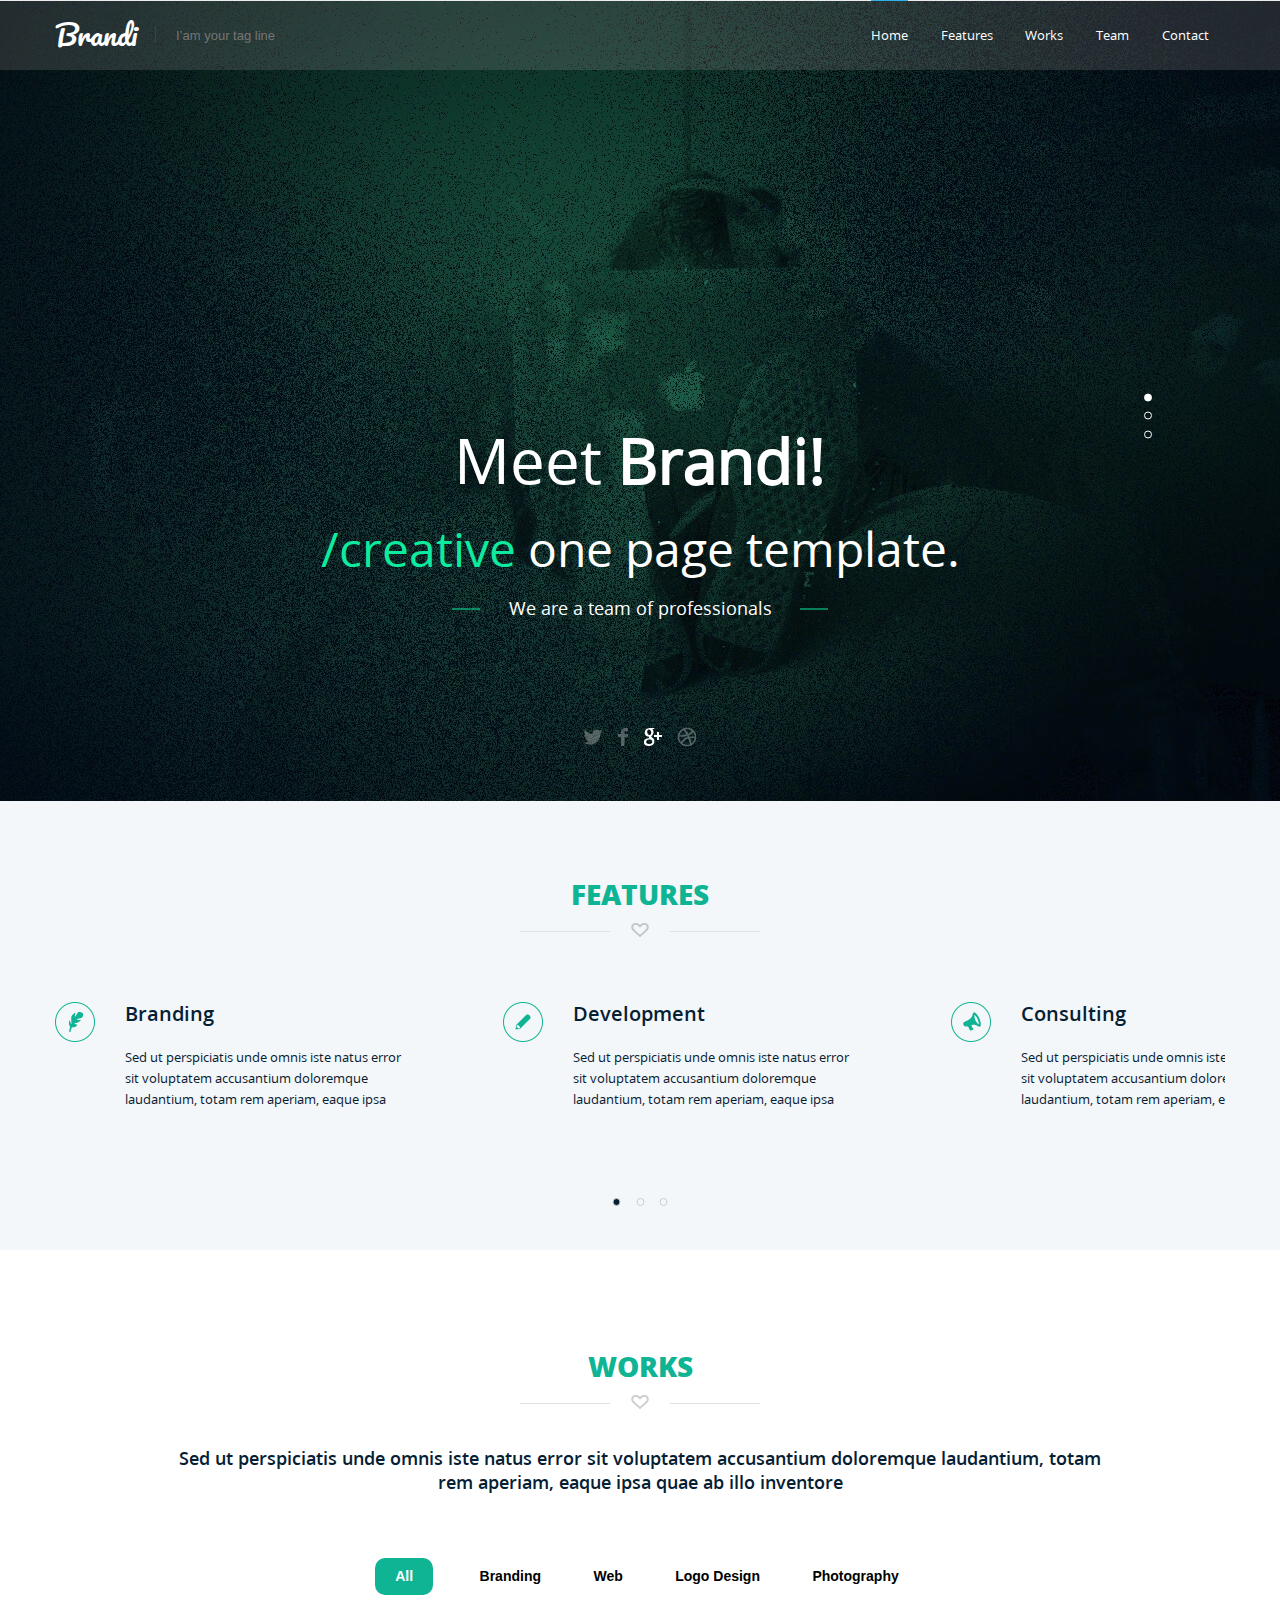
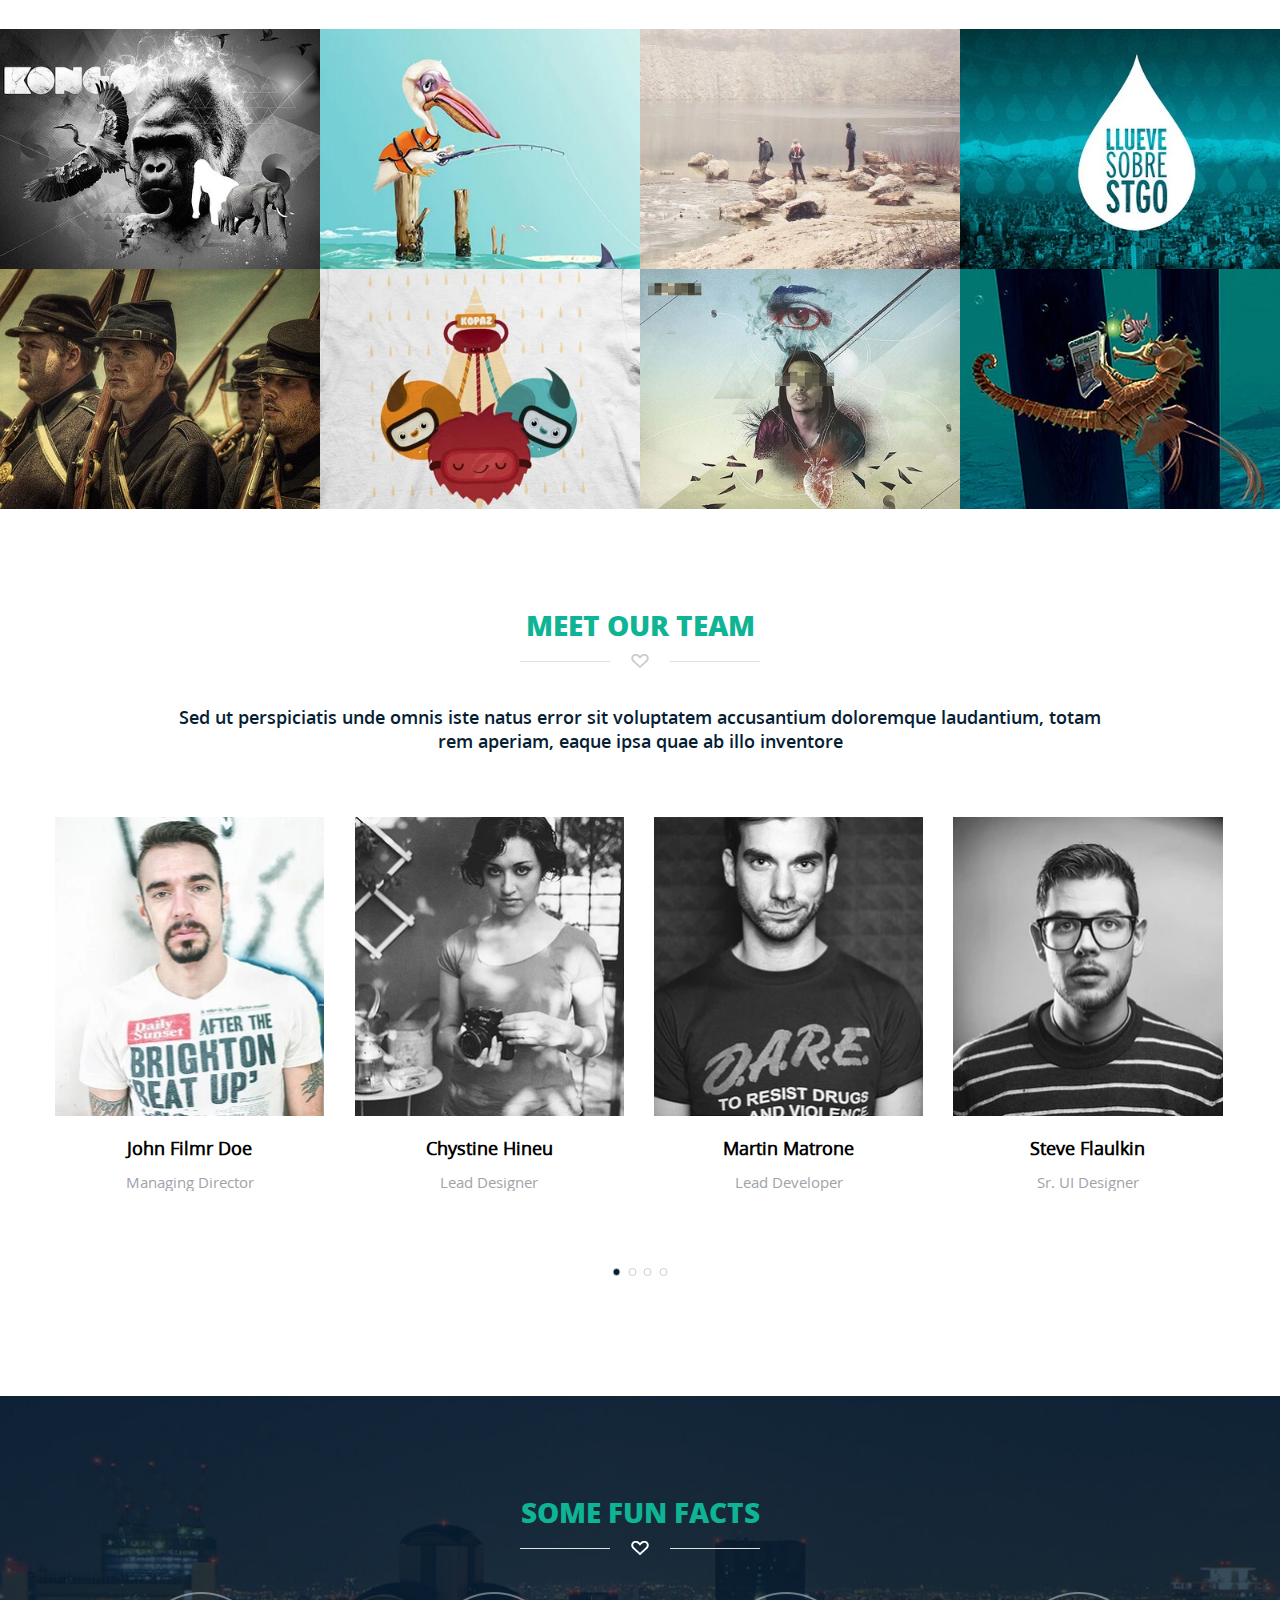
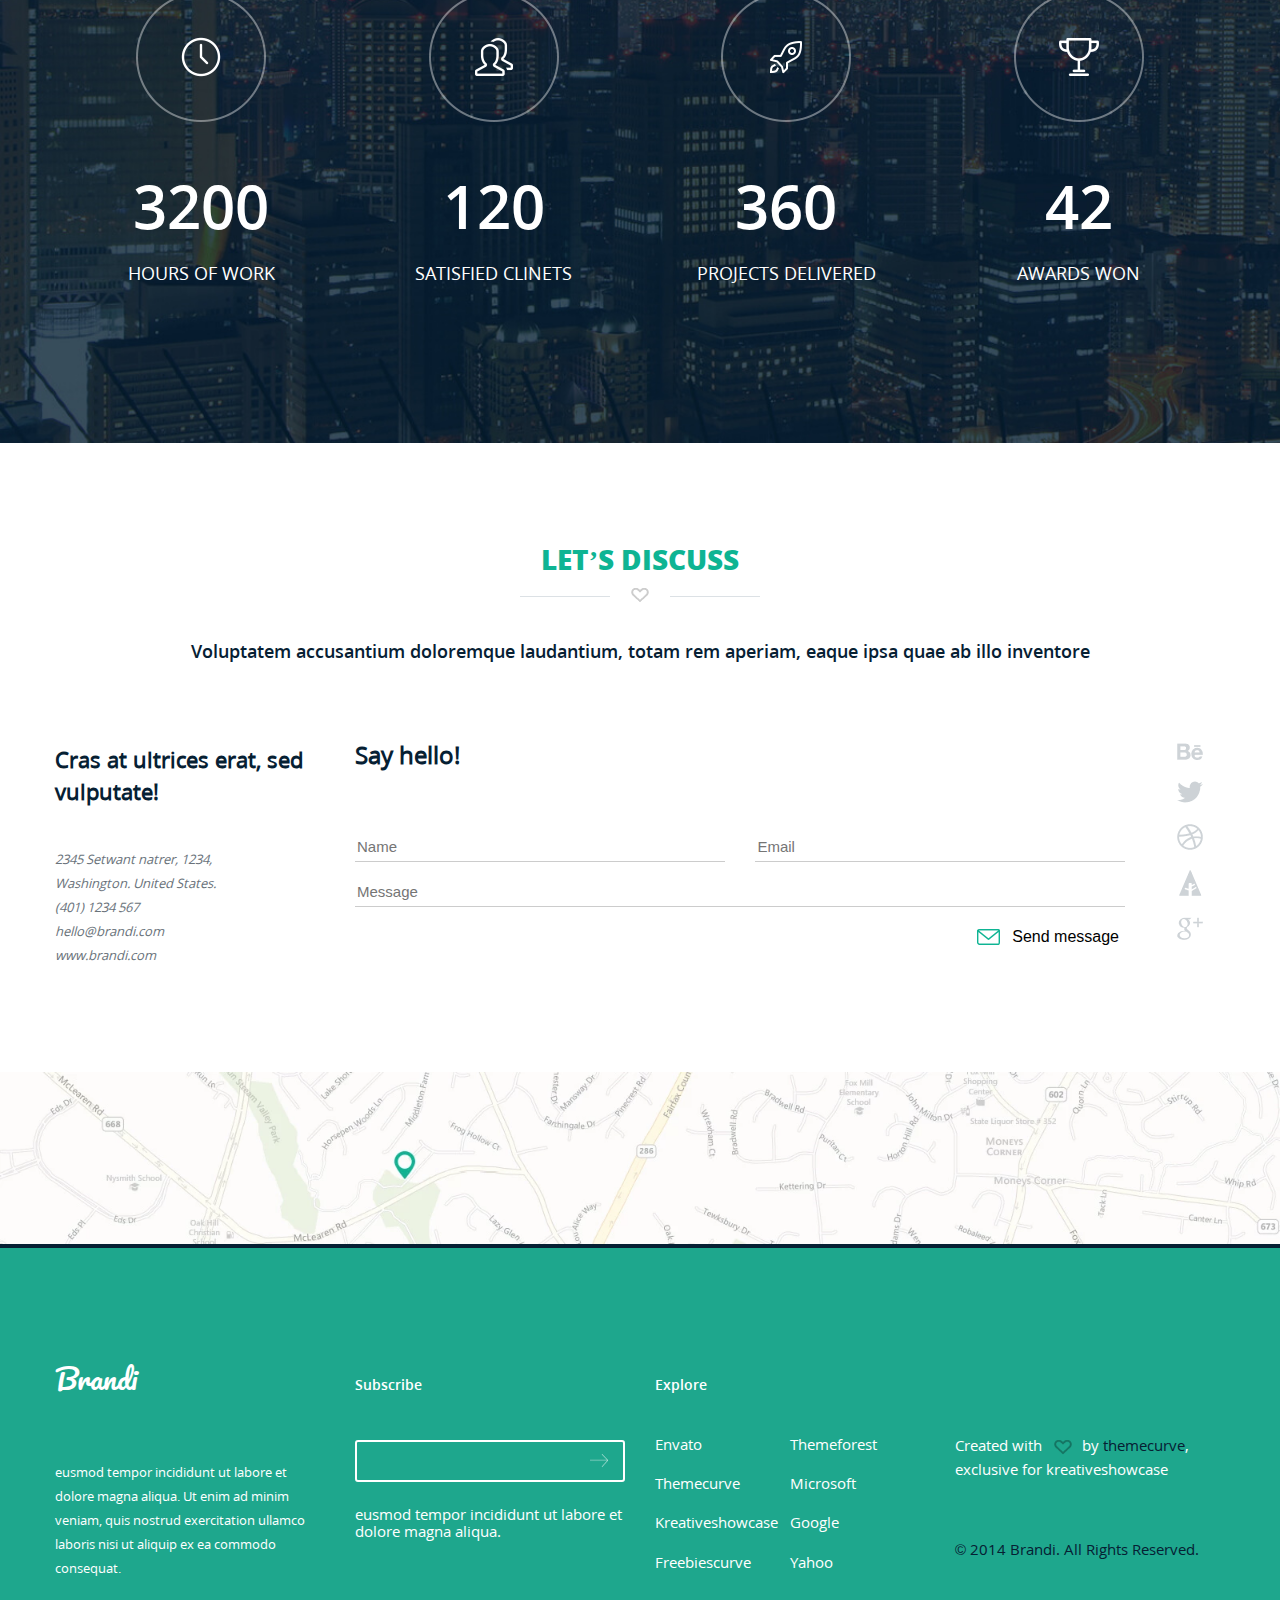
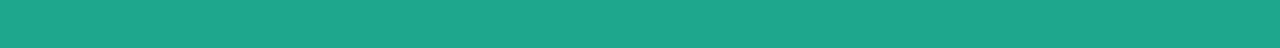
<file: brandi/index.html>
<!DOCTYPE html><html lang="ru"><head><meta charset="UTF-8"><title>Document</title><meta name="viewport" content="width=device-width,initial-scale=1"><link href="css/style.min.css" rel="stylesheet"><link rel="preload" href="fonts/myriadpro-regular.woff2" as="font"><link rel="preload" href="fonts/opensans.woff2" as="font"><link rel="preload" href="fonts/opensansextrabold.woff2" as="font"><link rel="preload" href="fonts/opensanssemibold.woff2" as="font"><link rel="preload" href="fonts/Pacificoregular.woff2" as="font"></head><body><div class="page-header"><div class="page-header__mask"></div><div class="page-header__wrap container"><div class="page-header__body"><a class="page-header__logo logo" href="#"><p class="logo__text">Brandi</p></a><form class="page-header__form search" action="#" name="search"><label class="search__label" for="search"><input class="search__input" type="text" id="search" placeholder="I’am your tag line"> <span class="visually-hidden">Строка поиска</span></label></form></div><button class="page-header__burger burger-btn"><span class="visually-hidden">Меню</span> <span class="burger-btn__line"></span> <span class="burger-btn__line"></span> <span class="burger-btn__line"></span></button><ul class="page-header__nav header-nav"><li class="header-nav__item"><a class="header-nav__link header-nav__link--active" href="#">Home</a></li><li class="header-nav__item"><a class="header-nav__link" href="#">Features</a></li><li class="header-nav__item"><a class="header-nav__link" href="#">Works</a></li><li class="header-nav__item"><a class="header-nav__link" href="#">Team</a></li><li class="header-nav__item"><a class="header-nav__link" href="#">Contact</a></li></ul></div></div><section class="main"><div class="main__slides"><picture><source srcset="img/header-bg.webp" type="image/webp"><img src="img/header-bg.jpg" width="1600" height="800" alt="back background" class="main__bg"></picture><div class="main__description"><h1 class="main__caption">Meet <span class="main__caption--boldtext">Brandi!</span></h1><p class="main__title"><span class="main__title--greentext">/creative </span>one page template.</p><p class="main__subject">We are a team of professionals</p><ul class="main__social social-main"><li class="social-main__item"><a href="#" class="social-main__link"><span class="visually-hidden">Мы в Твитере</span><img src="img/social-main/twitter.png" width="20" height="16" alt="Твитер" class="social-main__img"></a></li><li class="social-main__item"><a href="#" class="social-main__link"><span class="visually-hidden">Мы в Фэйсбуке</span><img src="img/social-main/facebook.png" width="10" height="18" alt="Фэйсбук" class="social-main__img"></a></li><li class="social-main__item"><a href="#" class="social-main__link"><span class="visually-hidden">Мы в ГуглПлюс</span><img src="img/social-main/google+.png" width="18" height="18" alt="ГуглПлюс" class="social-main__img"></a></li><li class="social-main__item"><a href="#" class="social-main__link"><span class="visually-hidden">Мы в Дрибле</span><img src="img/social-main/dribbble.png" width="20" height="20" alt="Дрибл" class="social-main__img"></a></li></ul></div></div><div class="main__slides"><picture><source srcset="img/header-bg-2.webp" type="image/webp"><img src="img/header-bg-2.jpg" width="1600" height="800" alt="back background" class="main__bg"></picture><div class="main__description"><h1 class="main__caption">Meet <span class="main__caption--boldtext">Brandi!</span></h1><p class="main__title"><span class="main__title--greentext">/creative </span>one page template.</p><p class="main__subject">We are a team of professionals</p><ul class="main__social social-main"><li class="social-main__item"><a href="#" class="social-main__link"><span class="visually-hidden">Мы в Твитере</span><img src="img/social-main/twitter.png" width="20" height="16" alt="Твитер" class="social-main__img"></a></li><li class="social-main__item"><a href="#" class="social-main__link"><span class="visually-hidden">Мы в Фэйсбуке</span><img src="img/social-main/facebook.png" width="10" height="18" alt="Фэйсбук" class="social-main__img"></a></li><li class="social-main__item"><a href="#" class="social-main__link"><span class="visually-hidden">Мы в ГуглПлюс</span><img src="img/social-main/google+.png" width="18" height="18" alt="ГуглПлюс" class="social-main__img"></a></li><li class="social-main__item"><a href="#" class="social-main__link"><span class="visually-hidden">Мы в Дрибле</span><img src="img/social-main/dribbble.png" width="20" height="20" alt="Дрибл" class="social-main__img"></a></li></ul></div></div><div class="main__slides"><picture><source srcset="img/header-bg-3.webp" type="image/webp"><img src="img/header-bg-3.jpg" alt="back background" class="main__bg"></picture><div class="main__description"><h1 class="main__caption">Meet <span class="main__caption--boldtext">Brandi!</span></h1><p class="main__title"><span class="main__title--greentext">/creative </span>one page template.</p><p class="main__subject">We are a team of professionals</p><ul class="main__social social-main"><li class="social-main__item"><a href="#" class="social-main__link"><span class="visually-hidden">Мы в Твитере</span><img src="img/social-main/twitter.png" width="20" height="16" alt="Твитер" class="social-main__img"></a></li><li class="social-main__item"><a href="#" class="social-main__link"><span class="visually-hidden">Мы в Фэйсбуке</span><img src="img/social-main/facebook.png" width="10" height="18" alt="Фэйсбук" class="social-main__img"></a></li><li class="social-main__item"><a href="#" class="social-main__link"><span class="visually-hidden">Мы в ГуглПлюс</span><img src="img/social-main/google+.png" width="18" height="18" alt="ГуглПлюс" class="social-main__img"></a></li><li class="social-main__item"><a href="#" class="social-main__link"><span class="visually-hidden">Мы в Дрибле</span><img src="img/social-main/dribbble.png" width="20" height="20" alt="Дрибл" class="social-main__img"></a></li></ul></div></div></section><section class="features"><div class="container"><div class="features__heading heading"><h2 class="heading__title">Features <span class="heading__lines"></span></h2></div><ul class="features__list"><li class="features__item features__item--icon1"><h3 class="features__subtitle">Branding</h3><p class="features__text">Sed ut perspiciatis unde omnis iste natus error sit voluptatem accusantium doloremque laudantium, totam rem aperiam, eaque ipsa quae ab illo inventore</p></li><li class="features__item features__item--icon2"><h3 class="features__subtitle">Development</h3><p class="features__text">Sed ut perspiciatis unde omnis iste natus error sit voluptatem accusantium doloremque laudantium, totam rem aperiam, eaque ipsa quae ab illo inventore</p></li><li class="features__item features__item--icon3"><h3 class="features__subtitle">Consulting</h3><p class="features__text">Sed ut perspiciatis unde omnis iste natus error sit voluptatem accusantium doloremque laudantium, totam rem aperiam, eaque ipsa quae ab illo inventore</p></li></ul></div></section><section class="works"><div class="container"><div class="works__heading heading"><h2 class="heading__title">Works<span class="heading__lines"></span></h2><p class="heading__text">Sed ut perspiciatis unde omnis iste natus error sit voluptatem accusantium doloremque laudantium, totam rem aperiam, eaque ipsa quae ab illo inventore</p></div><div class="works__filters filters"><button class="filters__btn filters__btn--active" data-filter="*" type="button">All</button> <button class="filters__btn" data-filter=".brand" type="button">Branding</button> <button class="filters__btn" data-filter=".web" type="button">Web</button> <button class="filters__btn" data-filter=".logo" type="button">Logo Design</button> <button class="filters__btn" data-filter=".photo" type="button">Photography</button></div></div><ul class="works__grid grid"><li class="grid__item brand"><picture><source srcset="img/image-1.webp" type="image/webp"><img src="img/image-1.jpg" width="400" height="300" alt="foto" class="grid__img"></picture><p class="grid__hover"><strong class="grid__hover-strongtext">Labore et dolore magnam </strong><span class="grid__hover-text">Photography</span></p></li><li class="grid__item logo"><picture><source srcset="img/image-2.webp" type="image/webp"><img src="img/image-2.jpg" width="400" height="300" alt="foto" class="grid__img"></picture><p class="grid__hover"><strong class="grid__hover-strongtext">Labore et dolore magnam </strong><span class="grid__hover-text">Photography</span></p></li><li class="grid__item photo"><picture><source srcset="img/image-3.webp" type="image/webp"><img src="img/image-3.jpg" width="400" height="300" alt="foto" class="grid__img"></picture><p class="grid__hover"><strong class="grid__hover-strongtext">Labore et dolore magnam </strong><span class="grid__hover-text">Photography</span></p></li><li class="grid__item logo"><picture><source srcset="img/image-4.webp" type="image/webp"><img src="img/image-4.jpg" width="400" height="300" alt="foto" class="grid__img"></picture><p class="grid__hover"><strong class="grid__hover-strongtext">Labore et dolore magnam </strong><span class="grid__hover-text">Photography</span></p></li><li class="grid__item photo"><picture><source srcset="img/image-5.webp" type="image/webp"><img src="img/image-5.jpg" width="400" height="300" alt="foto" class="grid__img"></picture><p class="grid__hover"><strong class="grid__hover-strongtext">Labore et dolore magnam </strong><span class="grid__hover-text">Photography</span></p></li><li class="grid__item web brand"><picture><source srcset="img/image-6.webp" type="image/webp"><img src="img/image-6.jpg" width="400" height="300" alt="foto" class="grid__img"></picture><p class="grid__hover"><strong class="grid__hover-strongtext">Labore et dolore magnam </strong><span class="grid__hover-text">Photography</span></p></li><li class="grid__item logo web"><picture><source srcset="img/imahe-7.webp" type="image/webp"><img src="img/imahe-7.jpg" width="400" height="300" alt="foto" class="grid__img"></picture><p class="grid__hover"><strong class="grid__hover-strongtext">Labore et dolore magnam </strong><span class="grid__hover-text">Photography</span></p></li><li class="grid__item photo logo web"><picture><source srcset="img/imahe-8.webp" type="image/webp"><img src="img/imahe-8.jpg" width="400" height="300" alt="foto" class="grid__img"></picture><p class="grid__hover"><strong class="grid__hover-strongtext">Labore et dolore magnam </strong><span class="grid__hover-text">Photography</span></p></li></ul></section><section class="team"><div class="container"><div class="team__heading heading"><h2 class="heading__title">Meet Our Team<span class="heading__lines"></span></h2><p class="heading__text">Sed ut perspiciatis unde omnis iste natus error sit voluptatem accusantium doloremque laudantium, totam rem aperiam, eaque ipsa quae ab illo inventore</p></div><ul class="team__list"><li class="team__item"><div class="team__block"><picture><source srcset="img/photo1.webp" type="image/webp"><img src="img/photo1.jpg" width="270" height="300" alt="foto" class="team__img"></picture><div class="team__hover"><h4 class="team__hover-title">Nemo enim ipsam voluptatem quia voluptas</h4><p class="team__hover-text">sit aspernatur aut odit aut fugit, sed quia consequuntur magni dolores eos qui ratione voluptatem.</p><ul class="team__hover-social-list"><li class="team__hover-social-item"><a href="#" class="team__hover-social-link"><span class="visually-hidden">Твитер</span><img src="img/social-team/twiter2.png" width="42" height="42" alt="Твитер" class="team__hover-social"></a></li><li class="team__hover-social-item"><a href="#" class="team__hover-social-link"><span class="visually-hidden">Фэйсбук</span><img src="img/social-team/facebook2.png" width="42" height="42" alt="Фэйсбук" class="team__hover-social"></a></li><li class="team__hover-social-item"><a href="#" class="team__hover-social-link"><span class="visually-hidden">ГуглПлюс</span><img src="img/social-team/google2.png" width="42" height="42" alt="ГуглПлюс" class="team__hover-social"></a></li></ul></div></div><p class="team__human-name">John Filmr Doe</p><span class="team__position">Managing Director</span></li><li class="team__item"><div class="team__block"><picture><source srcset="img/photo2.webp" type="image/webp"><img src="img/photo2.jpg" width="270" height="300" alt="foto" class="team__img"></picture><div class="team__hover"><h4 class="team__hover-title">Nemo enim ipsam voluptatem quia voluptas</h4><p class="team__hover-text">sit aspernatur aut odit aut fugit, sed quia consequuntur magni dolores eos qui ratione voluptatem.</p><ul class="team__hover-social-list"><li class="team__hover-social-item"><a href="#" class="team__hover-social-link"><span class="visually-hidden">Твитер</span><img src="img/social-team/twiter2.png" width="42" height="42" alt="Твитер" class="team__hover-social"></a></li><li class="team__hover-social-item"><a href="#" class="team__hover-social-link"><span class="visually-hidden">Фэйсбук</span><img src="img/social-team/facebook2.png" width="42" height="42" alt="Фэйсбук" class="team__hover-social"></a></li><li class="team__hover-social-item"><a href="#" class="team__hover-social-link"><span class="visually-hidden">ГуглПлюс</span><img src="img/social-team/google2.png" width="42" height="42" alt="ГуглПлюс" class="team__hover-social"></a></li></ul></div></div><p class="team__human-name">Chystine Hineu</p><span class="team__position">Lead Designer</span></li><li class="team__item"><div class="team__block"><picture><source srcset="img/photo3.webp" type="image/webp"><img src="img/photo3.jpg" width="270" height="300" alt="foto" class="team__img"></picture><div class="team__hover"><h4 class="team__hover-title">Nemo enim ipsam voluptatem quia voluptas</h4><p class="team__hover-text">sit aspernatur aut odit aut fugit, sed quia consequuntur magni dolores eos qui ratione voluptatem.</p><ul class="team__hover-social-list"><li class="team__hover-social-item"><a href="#" class="team__hover-social-link"><span class="visually-hidden">Твитер</span><img src="img/social-team/twiter2.png" width="42" height="42" alt="Твитер" class="team__hover-social"></a></li><li class="team__hover-social-item"><a href="#" class="team__hover-social-link"><span class="visually-hidden">Фэйсбук</span><img src="img/social-team/facebook2.png" width="42" height="42" alt="Фэйсбук" class="team__hover-social"></a></li><li class="team__hover-social-item"><a href="#" class="team__hover-social-link"><span class="visually-hidden">ГуглПлюс</span><img src="img/social-team/google2.png" width="42" height="42" alt="ГуглПлюс" class="team__hover-social"></a></li></ul></div></div><p class="team__human-name">Martin Matrone</p><span class="team__position">Lead Developer</span></li><li class="team__item"><div class="team__block"><picture><source srcset="img/photo4.webp" type="image/webp"><img src="img/photo4.jpg" width="270" height="300" alt="foto" class="team__img"></picture><div class="team__hover"><h4 class="team__hover-title">Nemo enim ipsam voluptatem quia voluptas</h4><p class="team__hover-text">sit aspernatur aut odit aut fugit, sed quia consequuntur magni dolores eos qui ratione voluptatem.</p><ul class="team__hover-social-list"><li class="team__hover-social-item"><a href="#" class="team__hover-social-link"><span class="visually-hidden">Твитер</span><img src="img/social-team/twiter2.png" width="42" height="42" alt="Твитер" class="team__hover-social"></a></li><li class="team__hover-social-item"><a href="#" class="team__hover-social-link"><span class="visually-hidden">Фэйсбук</span><img src="img/social-team/facebook2.png" width="42" height="42" alt="Фэйсбук" class="team__hover-social"></a></li><li class="team__hover-social-item"><a href="#" class="team__hover-social-link"><span class="visually-hidden">ГуглПлюс</span><img src="img/social-team/google2.png" width="42" height="42" alt="ГуглПлюс" class="team__hover-social"></a></li></ul></div></div><p class="team__human-name">Steve Flaulkin</p><span class="team__position">Sr. UI Designer</span></li></ul></div></section><section class="fact"><div class="container"><div class="fact__heading heading"><h2 class="heading__title">Some Fun Facts<span class="heading__lines"></span></h2></div><ul class="fact__list"><li class="fact__item fact__item--icon1"><b class="fact__number">3200</b><span class="fact__text">Hours of Work</span></li><li class="fact__item fact__item--icon2"><b class="fact__number">120</b><span class="fact__text">Satisfied Clinets</span></li><li class="fact__item fact__item--icon3"><b class="fact__number">360</b><span class="fact__text">Projects delivered</span></li><li class="fact__item fact__item--icon4"><b class="fact__number">42</b><span class="fact__text">Awards Won</span></li></ul></div></section><section class="discuss"><div class="container"><div class="discuss__heading heading"><h2 class="heading__title">Let’s Discuss<span class="heading__lines"></span></h2><p class="heading__text">Voluptatem accusantium doloremque laudantium, totam rem aperiam, eaque ipsa quae ab illo inventore</p></div><div class="discuss__wrap"><div class="discuss__content"><h4 class="discuss__caption">Cras at ultrices erat, sed vulputate!</h4><address class="discuss__address"><span class="discuss__adr">2345 Setwant natrer, 1234,<br>Washington. United States.<br></span><a class="discuss__tel" href="tel:+(401)1234567">(401) 1234 567</a><br><a class="discuss__mail" href="mailto:hello@brandi.com">hello@brandi.com</a><br><a class="discuss__web" href="www.brandi.com" target="_blank">www.brandi.com</a></address></div><form action="#" class="discuss__form"><h4 class="discuss__form-caption">Say hello!</h4><label for="name" class="discuss__label-name"><span class="visually-hidden">Введите имя</span><input type="text" id="name" placeholder="Name" class="discuss__input-name"></label> <label for="email" class="discuss__label-email"><span class="visually-hidden">Введите email</span><input type="text" id="email" placeholder="Email" class="discuss__input-email"></label> <label for="message" class="discuss__label-message"><span class="visually-hidden">Введите сообщение</span><input type="text" id="message" placeholder="Message" class="discuss__input-message"></label> <button class="discuss__btn" type="submit">Send message</button></form><ul class="discuss__socials"><li class="discuss__socials-item"><a href="#" class="discuss__socials-link"><span class="visually-hidden">Биханс</span> <img src="img/behance.png" width="26" height="17" alt="foto" class="discuss__socials-img"></a></li><li class="discuss__socials-item"><a href="#" class="discuss__socials-link"><span class="visually-hidden">Твитер</span><img src="img/twitter.png" width="26" height="22" alt="foto" class="discuss__socials-img"></a></li><li class="discuss__socials-item"><a href="#" class="discuss__socials-link"><span class="visually-hidden">Дрибл</span><img src="img/dribbble.png" width="26" height="26" alt="foto" class="discuss__socials-img"></a></li><li class="discuss__socials-item"><a href="#" class="discuss__socials-link"><span class="visually-hidden">Форест</span><img src="img/forrst.png" width="23" height="26" alt="foto" class="discuss__socials-img"></a></li><li class="discuss__socials-item"><a href="#" class="discuss__socials-link"><span class="visually-hidden">Гугл плюс</span><img src="img/google-plus.png" width="26" height="23" alt="foto" class="discuss__socials-img"></a></li></ul></div></div></section><section class="map"><h2 class="visually-hidden">Наше расположение</h2><div class="map__wrap"><picture><source srcset="img/Map.webp" type="image/webp"><img src="img/Map.jpg" width="1600" height="215" alt="2345 Setwant natrer, 1234,
                                 Washington. United States." class="map__img"></picture></div></section><section class="footer"><h2 class="visually-hidden">Подвал сайта</h2><div class="container footer__center"><div class="footer__wrap"><div class="footer__text f-text"><p class="f-text__name-logo">Brandi</p><p class="f-text__description">eusmod tempor incididunt ut labore et dolore magna aliqua. Ut enim ad minim veniam, quis nostrud exercitation ullamco laboris nisi ut aliquip ex ea commodo consequat.</p></div><div class="footer__subscribe f-subscribe"><p class="f-subscribe__title">Subscribe</p><form action="#" class="f-subscribe__form"><label class="f-subscribe__label" for="send"><span class="visually-hidden">Поле отправить</span> <input class="f-subscribe__input" id="send" type="text"></label> <button class="f-subscribe__btn" type="button"><span class="visually-hidden">Кнопка отправить</span></button></form><p class="f-subscribe__text">eusmod tempor incididunt ut labore et dolore magna aliqua.</p></div><div class="footer__explore f-explore"><p class="f-explore__title">Explore</p><div class="f-explore__wrap-list"><ul class="f-explore__list-1"><li class="f-explore__item"><a href="#" class="f-explore__link">Envato</a></li><li class="f-explore__item"><a href="#" class="f-explore__link">Themecurve</a></li><li class="f-explore__item"><a href="#" class="f-explore__link">Kreativeshowcase</a></li><li class="f-explore__item"><a href="#" class="f-explore__link">Freebiescurve</a></li></ul><ul class="f-explore__list-2"><li class="f-explore__item"><a href="#" class="f-explore__link">Themeforest</a></li><li class="f-explore__item"><a href="#" class="f-explore__link">Microsoft</a></li><li class="f-explore__item"><a href="#" class="f-explore__link">Google</a></li><li class="f-explore__item"><a href="#" class="f-explore__link">Yahoo</a></li></ul></div></div><div class="footer__rights f-rights"><p class="f-rights__text">Created with<span class="f-rights__dark-text"><span class="f-rights__white-text">by</span> themecurve</span>, exclusive for kreativeshowcase</p><p class="f-rights__copyrights">© 2014 Brandi. All Rights Reserved.</p></div></div></div></section><script src="js/libs.min.js"></script><script src="js/picturefill.min.js"></script><script src="js/script.min.js"></script></body></html>
</file>
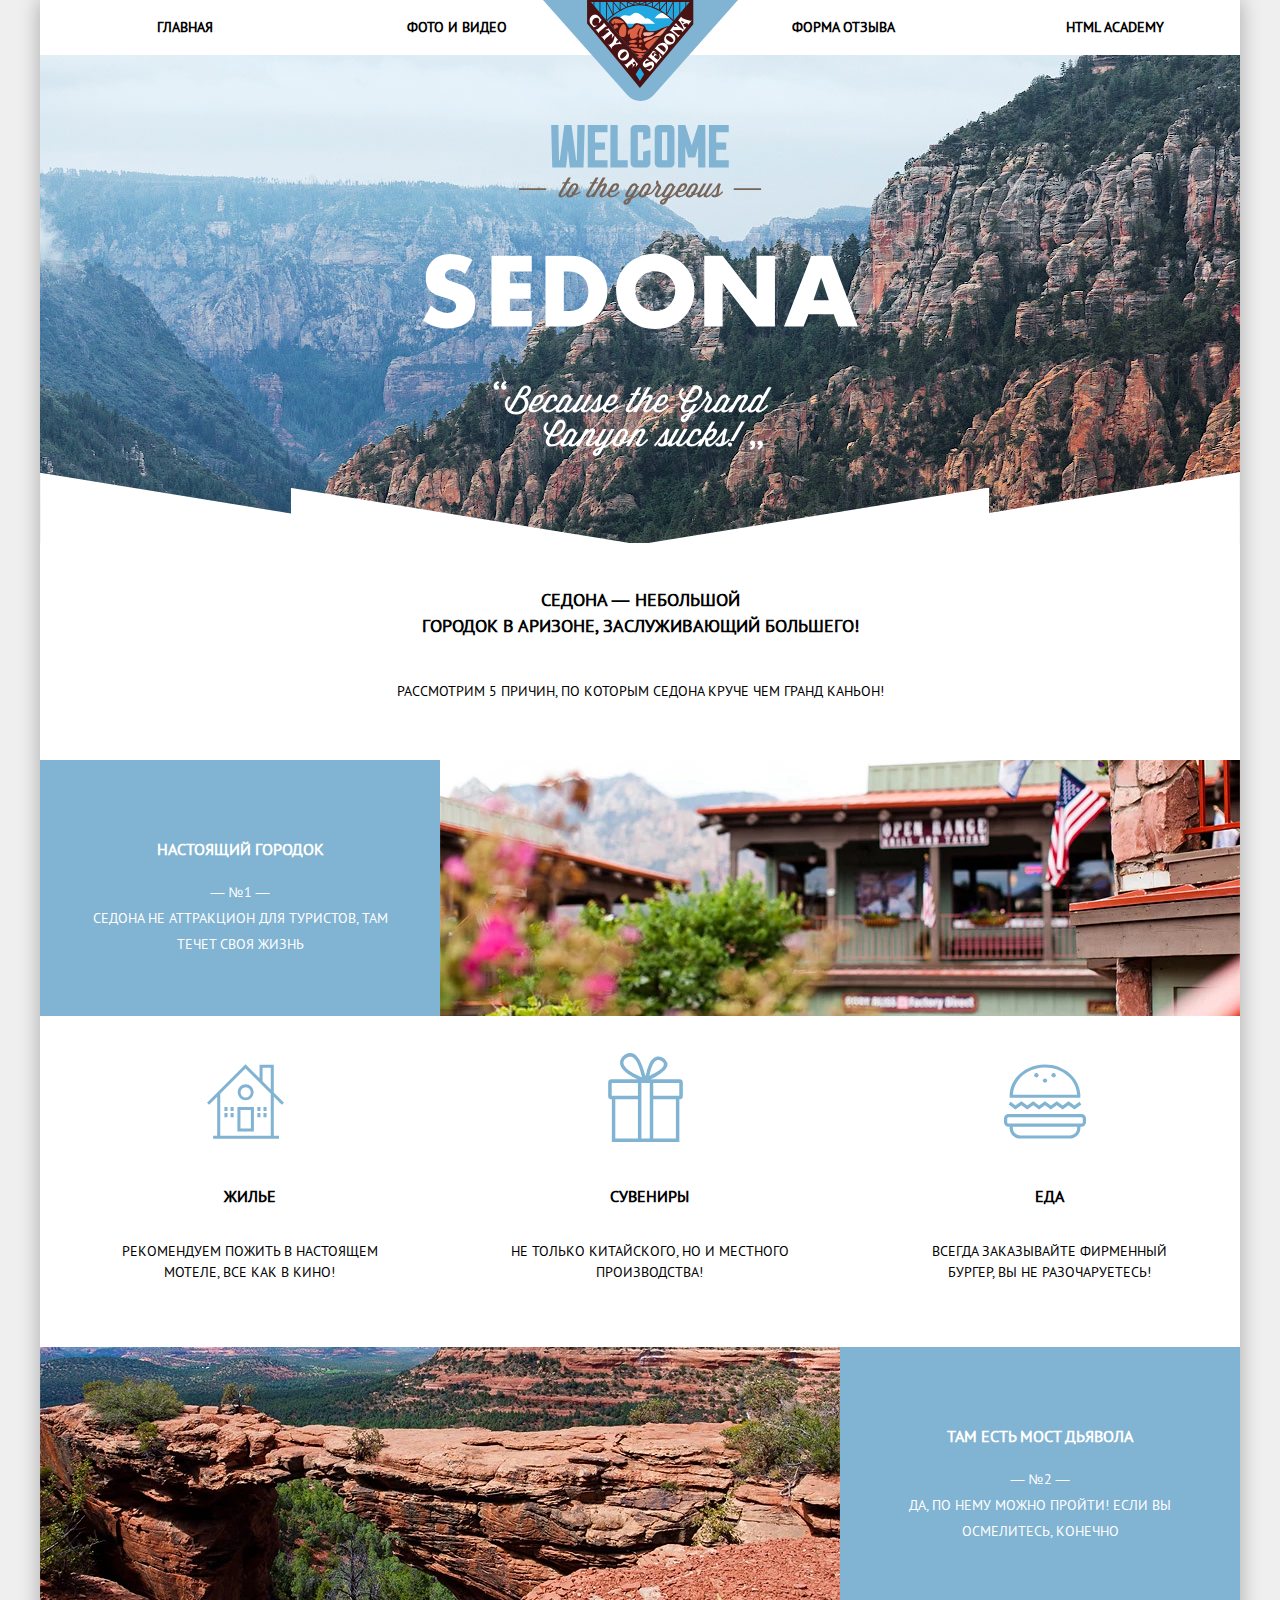
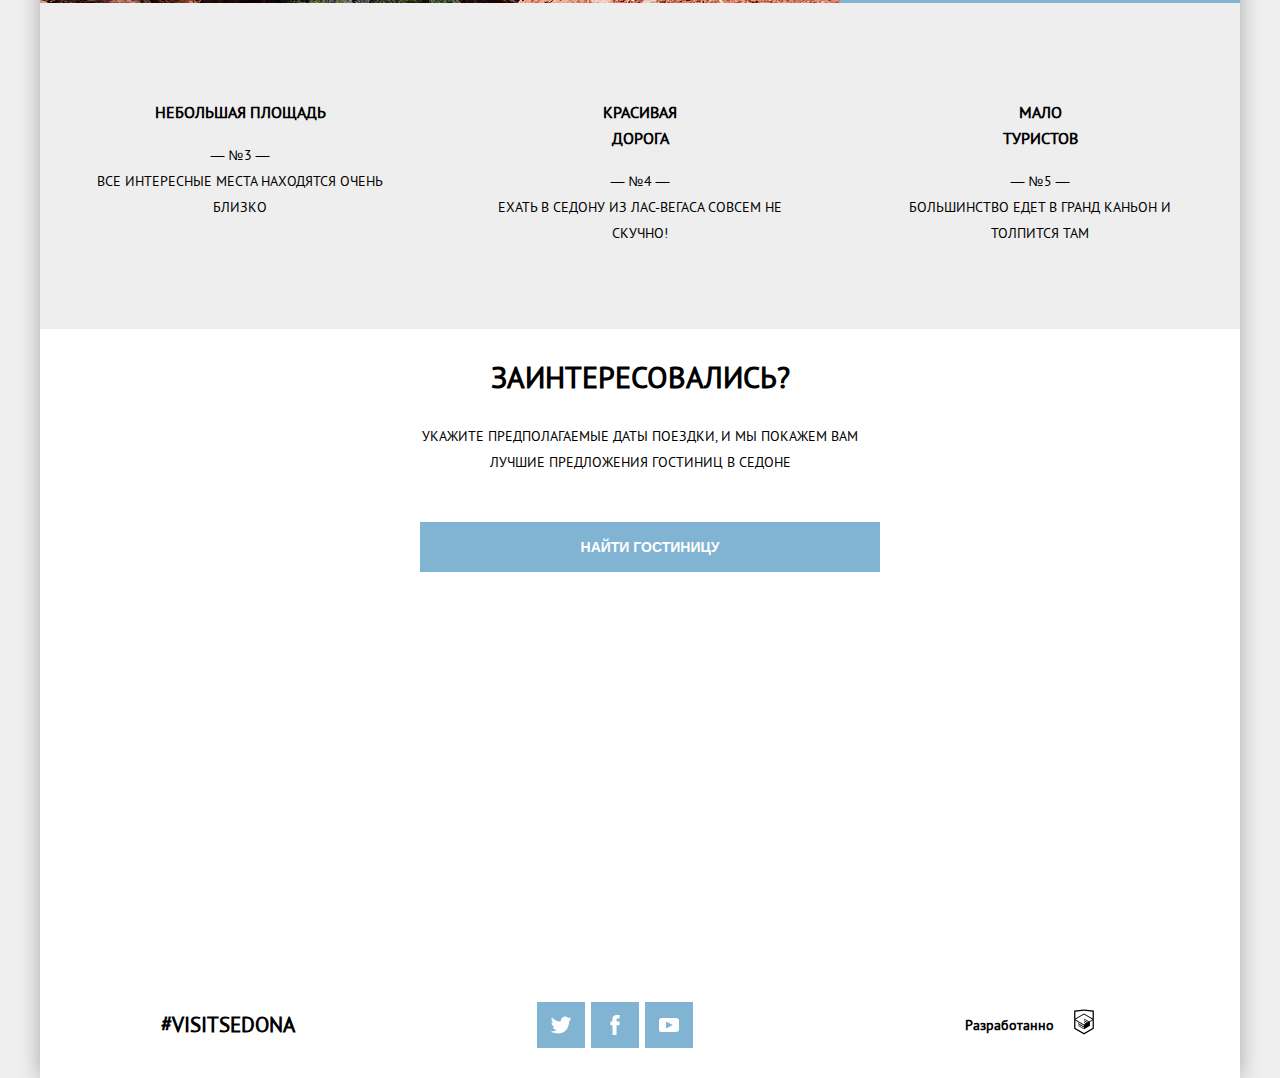
<file: sedona/index.html>
<!DOCTYPE html><html lang="ru"><head><meta charset="UTF-8"><title>Седона</title><meta name="viewport" content="width=device-width,initial-scale=1"><meta content="ie=edge" http-equiv="x-ua-compatible"><meta content="Сайт о Седоне" name="description"><link rel="preload" href="fonts/ptsans.woff2" as="font"><link rel="preload" href="fonts/ptsansbold.woff2" as="font"><link rel="preload" href="css/style.min.css" as="style"><link href="css/style.min.css" rel="stylesheet"></head><body><div style="display: none"><svg xmlns="http://www.w3.org/2000/svg"><symbol id="icon-burger" viewbox="0 0 76.166 68.959"><g fill="#81b3d2"><path d="M71.914 46.042H4.252A4.265 4.265 0 0 0 0 50.294v3.454A4.265 4.265 0 0 0 4.252 58h.956v1.037c0 5.457 4.464 9.922 9.921 9.922h45.908c5.456 0 9.921-4.465 9.921-9.922V58h.956a4.265 4.265 0 0 0 4.252-4.252v-3.454a4.264 4.264 0 0 0-4.252-4.252zm-3.956 12.995c0 3.815-3.104 6.922-6.921 6.922H15.129a6.929 6.929 0 0 1-6.921-6.922V58h59.75v1.037zm5.208-5.289c0 .679-.573 1.252-1.252 1.252H4.252A1.268 1.268 0 0 1 3 53.748v-3.454c0-.679.573-1.252 1.252-1.252h67.662c.679 0 1.252.573 1.252 1.252v3.454zM16.162 37.856l5.473 4 5.477-4 5.479 4 5.478-4 5.479 4 5.478-4 5.479 4 5.48-4 5.489 4 6.368-4.644-1.768-2.424-4.6 3.356-5.489-4-5.48 4-5.479-4.001-5.478 4.001-5.479-4.001-5.478 4.001-5.479-4.001-5.476 4.001-5.473-4.002-5.477 4.002-4.593-3.355-1.77 2.422 6.363 4.645zm54.726-6.762c.041-.61.055-2.616.037-3C70.242 12.476 55.804 0 38.083 0 20.363 0 5.924 12.476 5.241 28.094c-.017.384-.004 2.389.039 3h65.608zM38.083 3c16.031 0 29.15 11.154 29.842 25.094H8.241C8.933 14.154 22.051 3 38.083 3z"></path><circle cx="38.083" cy="15.042" r="2"></circle><circle cx="30.083" cy="10.083" r="2"></circle><circle cx="46.083" cy="10.083" r="2"></circle></g></symbol><symbol id="icon-cross" viewbox="0 0 22.199 22.199"><path fill="#fff" d="M22.199 2.804L19.396 0 11.1 8.297 2.804 0 0 2.803 8.297 11.1 0 19.396l2.803 2.803 8.297-8.297 8.296 8.297 2.803-2.803-8.296-8.296z"></path></symbol><symbol id="icon-facebook" viewbox="0 0 8.672 18.944"><path d="M6.275 3.356h2.398V0H5.795C2.656.181 1.54 2.387 1.948 6.114H0v3.518h1.959v9.312h3.837V9.632h2.857V6.114H5.787c-.022-1.045-.037-2.405.488-2.758z"></path></symbol><symbol id="icon-gift" viewbox="0 0 63 75.084"><path fill="#81b3d2" d="M60.165 22.23H35.758c13.604-6.815 14.688-11.115 14.188-13.52-1.145-3.916-5.604-6.938-9.848-5.341-5.484 2.063-7.029 10.262-8.514 16.19-1.894-5.998-3.726-13.649-8.011-17.525C22.331.909 20.524-.203 17.897.031c-3.965.352-9.652 5.317-7.344 10.849 2.217 5.313 9.539 8.67 14.354 11.35H2.834A2.843 2.843 0 0 0 0 25.065V36.25a2.842 2.842 0 0 0 2.835 2.834h.27v35.999h56.958V39.084h.104a2.842 2.842 0 0 0 2.835-2.834V25.065a2.846 2.846 0 0 0-2.837-2.835zM41.766 5.873c2.07-.306 4.907 1.283 5.176 3.171.386 2.723-3.349 5.192-5.008 6.343-2.484 1.723-4.853 2.611-7.178 4.006.872-3.645 2.512-12.854 7.01-13.52zm-22.534 9.848c-2.19-1.467-6.444-4.378-6.342-7.678.11-3.552 5.655-6.491 8.68-3.839 3.797 3.331 5.625 10.972 7.01 16.357-3.199-1.519-6.23-2.753-9.348-4.84zm5.882 56.426H6.042V39.084h19.072v33.063zm0-36.063H3V25.23h22.114v10.854zm10.001 36.062h-7.063V25.23h7.063v46.916zm22.01.001H38.053V39.084h19.072v33.063zM60 36.084H38.053V25.23H60v10.854z"></path></symbol><symbol id="icon-house" viewbox="0 0 74.695 72.346"><g fill="#81b3d2"><path d="M29.503 65.345h16V41.407h-16v23.938zm13.063-2.938H32.441V44.345h10.125v18.062z"></path><path d="M72.62 39.44l2.075-2.078-9.907-9.913V.47H50.974v13.161L37.349 0 0 37.363l2.077 2.078 7.832-7.832v37.799H5.971v2.938h63.875v-2.938h-5.059v-37.8l7.833 7.832zM53.913 3.408h7.938v21.104l-7.938-7.94V3.408zm7.937 65.999H12.846V28.671L37.348 4.169 61.85 28.671v40.736z"></path><path d="M29.753 27.21a7.75 7.75 0 1 0 15.5 0 7.75 7.75 0 0 0-15.5 0zm7.75-4.969a4.97 4.97 0 1 1 0 9.941 4.97 4.97 0 0 1 0-9.941zM16.909 41.407h3v3.938h-3zm5.937 0h3v3.938h-3zm-5.937 6h3v3.938h-3zm5.937 0h3v3.938h-3zm26-6h3v3.938h-3zm5.938 0h3v3.938h-3zm-5.938 6h3v3.938h-3zm5.938 0h3v3.938h-3z"></path></g></symbol><symbol id="icon-like" viewbox="0 0 22 20"><path d="M12.383 3.646l-.637 2.929L11.219 9H19.9v2l.001.058L17 18H8V8.029l.014-.015 4.369-4.368M2 10v8-8M13.2 0L6.6 6.6c-.4.3-.6.8-.6 1.4v10c0 1.1.9 2 2 2h9c.8 0 1.5-.5 1.8-1.2l3-7.1c.1-.2.1-.5.1-.7V9h.1c0-1.1-.9-2-2-2h-6.3l1-4.6v-.3c0-.4-.2-.8-.4-1.1l-1.1-1zM4 8H0v12h4V8zm18 1v.044V9z"></path></symbol><symbol id="icon-mail" viewbox="0 0 16 16"><path d="M8 10c-.266 0-.5-.094-1-.336L0 6v7c0 .55.45 1 1 1h14c.55 0 1-.45 1-1V6L9 9.664c-.5.242-.734.336-1 .336zm7-8H1c-.55 0-1 .45-1 1v.758l8 4.205 8-4.205V3c0-.55-.45-1-1-1z"></path></symbol><symbol id="icon-map-marker" viewbox="0 0 27 27"><circle fill="#FFF" cx="13.5" cy="13.5" r="13.5"></circle><circle fill="#81B3D3" cx="13.5" cy="13.5" r="8.361"></circle></symbol><symbol id="icon-menu" viewbox="0 0 22.928 21.982"><path d="M0 0h22.928v3.964H0zm0 9.009h22.928v3.964H0zm0 9.009h22.928v3.964H0z" fill="#81b3d2"></path></symbol><symbol id="icon-phone" viewbox="0 0 18 18"><path fill="#010101" d="M3.6 7.8c1.4 2.8 3.8 5.1 6.6 6.6l2.2-2.2c.3-.3.699-.4 1-.2 1.1.4 2.3.6 3.6.6.6 0 1 .4 1 1V17c0 .6-.4 1-1 1C7.6 18 0 10.4 0 1c0-.6.4-1 1-1h3.5c.6 0 1 .4 1 1 0 1.2.2 2.4.6 3.6.1.3 0 .7-.2 1L3.6 7.8z"></path></symbol><symbol id="icon-tick" viewbox="0 0 23.049 16.249"><path d="M22.801 1.299L21.75.248a.853.853 0 0 0-1.203 0L8.693 12.102 2.502 5.911a.853.853 0 0 0-1.203 0L.248 6.962a.852.852 0 0 0 0 1.202l7.837 7.837a.845.845 0 0 0 .608.246c.22.002.44-.079.608-.246l13.5-13.5a.852.852 0 0 0 0-1.202z"></path></symbol><symbol id="icon-twitter" viewbox="0 0 17.5 14.663"><path fill-rule="evenodd" clip-rule="evenodd" d="M11.283.153c1.736-.484 3.074.264 3.685 1.15.694-.225 1.372-.47 2.072-.69-.004.841-.538 1.478-.883 1.728.704.165 1.343-.481 1.343-.481-.175.977-1.035 1.746-1.611 1.977-.239 6.592-3.272 10.956-10.382 10.823h-.46c-.422 0-4.29-.45-5.047-1.843 2.341.192 4.011-.412 4.835-1.15-.989-.293-2.761-.464-3.07-2.881.362.105.583.223 1.228.117C1.757 8.067.385 7.366.461 5.218c.294.319 1.1.523 1.381.461C1.117 5.444-.188 2.398.921.843 2.794 2.655 4.769 4.364 8.29 4.528c.216-2.24 1.171-3.74 2.993-4.375z"></path></symbol><symbol id="icon-video-fullscreen" viewbox="0 0 20 20"><path d="M0 0v6h3V3h3V0H3zm3 14H0v6h6v-3H3zM17 0h-3v3h3v3h3V0zm0 17h-3v3h6v-6h-3z" fill="#454545"></path></symbol><symbol id="icon-video-replay" viewbox="0 0 16 20"><path d="M8 4V0L3 5l5 5V6c3.315 0 6 2.686 6 6s-2.685 6-6 6-6-2.686-6-6H0c0 4.42 3.58 8 8 8s8-3.58 8-8-3.58-8-8-8z"></path></symbol><symbol id="icon-video-subtitles" viewbox="0 0 32 20"><path fill="#454545" d="M29 0H3C1.35 0 0 1.35 0 3v14c0 1.65 1.35 3 3 3h26c1.65 0 3-1.35 3-3V3c0-1.65-1.35-3-3-3zM14.403 15.854a8.61 8.61 0 0 1-1.678.164 5.986 5.986 0 0 1-1.976-.323c-.623-.214-1.172-.562-1.646-1.041s-.852-1.103-1.133-1.868c-.28-.766-.419-1.695-.419-2.786 0-1.134.157-2.085.471-2.851.315-.768.723-1.384 1.224-1.854a4.53 4.53 0 0 1 1.679-1.008 5.86 5.86 0 0 1 1.852-.307c.66 0 1.22.045 1.678.134.457.087.835.192 1.133.313l-.448 1.92a3.332 3.332 0 0 0-.902-.265A8.244 8.244 0 0 0 12.973 6c-.915 0-1.649.325-2.206.977-.558.651-.836 1.663-.836 3.031 0 .598.067 1.142.199 1.632.132.493.334.913.603 1.26.271.349.607.619 1.01.812.402.193.867.29 1.396.29.496 0 .915-.049 1.257-.148.342-.099.639-.227.893-.38l.463 1.841c-.354.249-.803.43-1.349.539zm8.698 0a8.618 8.618 0 0 1-1.678.164 5.986 5.986 0 0 1-1.976-.323c-.623-.214-1.172-.562-1.646-1.041s-.852-1.103-1.133-1.868c-.281-.767-.421-1.695-.421-2.786 0-1.134.157-2.085.471-2.851.314-.768.723-1.384 1.223-1.854a4.526 4.526 0 0 1 1.68-1.008 5.858 5.858 0 0 1 1.851-.307c.661 0 1.221.045 1.678.134a6.05 6.05 0 0 1 1.133.313l-.446 1.918a3.314 3.314 0 0 0-.901-.265A8.569 8.569 0 0 0 21.67 6c-.915 0-1.649.325-2.206.977-.558.651-.836 1.663-.836 3.031 0 .598.067 1.142.199 1.632.132.493.334.913.603 1.26.271.349.606.619 1.009.812.402.193.868.29 1.396.29.497 0 .915-.049 1.257-.148.342-.099.64-.227.894-.38l.463 1.841c-.353.249-.803.43-1.348.539z"></path></symbol><symbol id="icon-youtube" viewbox="0 0 19.979 14.015"><path d="M17.145 0H2.835A2.842 2.842 0 0 0 0 2.835v8.345a2.842 2.842 0 0 0 2.835 2.835h14.31a2.842 2.842 0 0 0 2.835-2.835V2.835A2.844 2.844 0 0 0 17.145 0zM7.036 10.392V3.623l6.769 3.384-6.769 3.385z"></path></symbol></svg></div><div class="container"><header class="page-header"><!-- самый главный header на всей странице --> <a class="page-header__logo" href="#"><picture><source media="(min-width: 1280px)" srcset="img/logo-sedona-desktop.svg"><source media="(min-width: 768px)" srcset="img/logo-sedona-tablet.svg"><img class="page-header__logo-img" src="img/logo-sedona-mobile.svg" width="102" height="83" alt="Логотип Седоны"></picture></a><nav class="main-nav main-nav--close main-nav--nojs"><ul class="main-nav__list site-list"><li class="site-list__item site-list__item--active"><a class="site-list__link">Главная</a></li><li class="site-list__item"><a href="photo.html" tabindex="1" class="site-list__link">Фото и видео</a></li><li class="site-list__item"><a href="form.html" class="site-list__link">Форма отзыва</a></li><li class="site-list__item"><a href="#" class="site-list__link">Html Academy</a></li></ul><button class="main-nav__toggle" type="button"><span class="visually-hidden">Открыть меню</span></button></nav></header><main class="page-main"><h1 class="visually-hidden">Добро пожаловать в Седону!</h1><div class="main-image"><img class="main-image__text" src="img/text-sedona-index.svg" width="320" height="389" alt="Добро пожаловать в Седону!"> <img class="main-image__triangle" src="img/bg-intro-triangle-mobile.svg" width="320" height="50" alt=""> <img class="main-image__triangle main-image__triangle--small" src="img/bg-intro-triangle-mobile.svg" width="620" height="50" alt=""></div><section class="intro"><div class="intro__wrapper"><h2 class="intro__title">СЕДОНА — небольшой<br>городок в АРИЗОНЕ, зАСЛУЖИвающий большего!</h2><p class="intro__text">Рассмотрим 5 причин, по которым Седона круче чем гранд каньон!</p></div></section><section class="advantages"><h2 class="visually-hidden">Наши приимущества</h2><ul class="advantages__list"><li class="advantages__item advantages__item--triangle"><h3 class="advantages__title">НАСТОЯЩИЙ ГОРОДОК</h3><span class="advantages__num">&mdash; №1 &mdash;</span><p class="advantages__text">Седона не аттракцион для туристов, там течет своя жизнь</p></li><li class="advantages__picture"><picture><source type="image/webp" media="(min-width: 1200px)" srcset="img/main-city-desktop@1x.webp, img/main-city-desktop@2x.webp 2x"><source type="image/webp" media="(min-width: 768px)" srcset="img/main-city-tablet@1x.webp, img/main-city-tablet@2x.webp 2x"><source type="image/webp" srcset="img/main-city-mobile@1x.webp, mg/main-city-mobile@2x.webp 2x"><source media="(min-width: 1280px)" srcset="img/main-city-desktop@1x.jpg, img/main-city-desktop@2x.jpg 2x"><source media="(min-width: 768px)" srcset="img/main-city-tablet@1x.jpg, img/main-city-tablet@2x.jpg 2x"><img class="advantages__image" src="img/main-city-mobile@1x.jpg" srcset="img/main-city-mobile@2x.jpg 2x" alt="city sedona"></picture></li></ul><ul class="features"><li class="features__item"><svg class="features__image features__image--house" width="39" height="38"><use xlink:href="#icon-house"></use></svg><h3 class="features__title">Жилье</h3><p class="features__description">Рекомендуем пожить в настоящем мотеле, все как в кино!</p></li><li class="features__item"><svg class="features__image features__image--souvenir" width="39" height="38"><use xlink:href="#icon-gift"></use></svg><h3 class="features__title">Сувениры</h3><p class="features__description">Не только китайского, но и местного производства!</p></li><li class="features__item"><svg class="features__image features__image--food" width="39" height="38"><use xlink:href="#icon-burger"></use></svg><h3 class="features__title">Еда</h3><p class="features__description">Всегда заказывайте ФИРМЕННЫЙ БУРГЕР, Вы НЕ разочаруетесь!</p></li></ul><ul class="advantages__list advantages__list--right-image"><li class="advantages__item"><h3 class="advantages__title">ТАМ ЕСТЬ Мост дьявола</h3><span class="advantages__num">&mdash; №2 &mdash;</span><p class="advantages__text">Да, по нему можно пройти! Если вы осмелитесь, конечно</p></li><li class="advantages__picture advantages__picture--right-picture"><picture><source type="image/webp" media="(min-width: 1200px)" srcset="img/main-bridge-desktop@1x.webp, img/main-bridge-desktop@2x.webp 2x"><source type="image/webp" media="(min-width: 768px)" srcset="img/main-bridge-tablet@1x.webp, img/main-bridge-tablet@2x.webp 2x"><source type="image/webp" srcset="img/main-bridge-mobile@1x.webp, mg/main-bridge-mobile@2x.webp 2x"><source media="(min-width: 1280px)" srcset="img/main-bridge-desktop@1x.jpg, img/main-bridge-desktop@2x.jpg 2x"><source media="(min-width: 768px)" srcset="img/main-bridge-tablet@1x.jpg, img/main-bridge-tablet@2x.jpg 2x"><img class="advantages__image" src="img/main-bridge-mobile@1x.jpg" srcset="img/main-bridge-mobile@2x.jpg 2x" alt="city sedona"></picture></li></ul><div class="vantage__wrapper"><ul class="vantage"><li class="vantage__item"><h3 class="vantage__title">НЕБОЛЬШАЯ ПЛОЩАДЬ</h3><span class="vantage__num">&mdash; №3 &mdash;</span><p class="vantage__text">ВСЕ интересные места находятся очень близко</p></li><li class="vantage__item"><h3 class="vantage__title">КРАСИВАЯ<br>ДОРОГА</h3><span class="vantage__num">&mdash; №4 &mdash;</span><p class="vantage__text">ЕХАТЬ В СЕДОНУ ИЗ ЛАС-ВЕГАСА совсем НЕ СКУЧНО!</p></li><li class="vantage__item"><h3 class="vantage__title">МАЛО<br>ТУРИСТОВ</h3><span class="vantage__num">&mdash; №5 &mdash;</span><p class="vantage__text">Большинство едет в гранд каньон и толпится там</p></li></ul></div></section><section class="hotel"><h2 class="visually-hidden">Поиск гостинницы в Седоне</h2><h3 class="hotel__title">ЗАИНТЕРЕСОВАЛИСЬ?</h3><p class="hotel__text">Укажите предполагаемые даты поездки, и мы покажем вам лучшие предложения гостиниц в седоне</p><button class="hotel__button button" type="button">НАЙТИ гостиницу</button></section><section class="hotel__map map"><h2 class="visually-hidden">Седона на карте</h2><iframe class="map__element" src="https://www.google.com/maps/embed?pb=!1m18!1m12!1m3!1d1684020.4609031344!2d-112.8882786159689!3d34.4749248789001!2m3!1f0!2f0!3f0!3m2!1i1024!2i768!4f13.1!3m3!1m2!1s0x872da132f942b00d%3A0x5548c523fa6c8efd!2z0KHQtdC00L7QvdCwLCDQkNGA0LjQt9C-0L3QsCA4NjMzNiwg0KHQqNCQ!5e0!3m2!1sru!2suk!4v1496662136243" allowfullscreen=""></iframe></section></main><footer class="page-footer"><b class="page-footer__hashtag">#VISITSEDONA</b><ul class="social"><li class="social__item"><a class="social__link" href="#"><span class="visually-hidden">Мы в Твиттере</span> <svg class="social__link--twitter" width="20" height="20"><use xlink:href="#icon-twitter"></use></svg></a></li><li class="social__item"><a class="social__link social__link" href="#"><span class="visually-hidden">Мы в Фейсбуке</span> <svg class="social__link--facebook" width="20" height="20"><use xlink:href="#icon-facebook"></use></svg></a></li><li class="social__item"><a class="social__link social__link--youtube" href="#"><span class="visually-hidden">Мы в Ютубе</span> <svg class="social__link--youtube" width="20" height="20"><use xlink:href="#icon-youtube"></use></svg></a></li></ul><div class="page-footer__copyright copyright"><b class="copyright__title">Разработанно</b> <a class="copyright__link" href="https://htmlacademy.ru"><span class="visually-hidden">Разработанно HTMLAcademy</span> <svg width="30" height="40" xmlns="http://www.w3.org/2000/svg" viewBox="0 0 60 60"><path class="copyright__color" fill="#000000" d="M30.2 5h-.2l-19.7 2.1v36.2l19.7 11.7 19.7-11.7v-36.2l-19.5-2.1zm17 36.8l-17.2 10.2-17.2-10.2v-14.8l17.1 10.2v1.8l-11.7-7v1.8l11.8 7.1v1.9l-11.8-7v1.8l11.8 7 11.9-7.1v-7.6l5.3-3.2v15.1zm-.1-17l-4.7 2.8-2.2 1.3-10.3-6.1v1.8l8.8 5.3h-.1l-.2.1-1.3.7-7.3-4.3v1.8l5.8 3.4-1.4.9-4.3-2.6v1.8l2.9 1.7-2.9 1.7-17-10.1 17-10.2 17.2 10zm.1-1.8l-17.3-10.2-17.1 10.2v-13.6l17.2-1.8 17.2 1.8v13.6z"></path></svg></a></div></footer></div><script src="js/script.min.js"></script><script src="js/picturefill.min.js"></script></body></html>
</file>
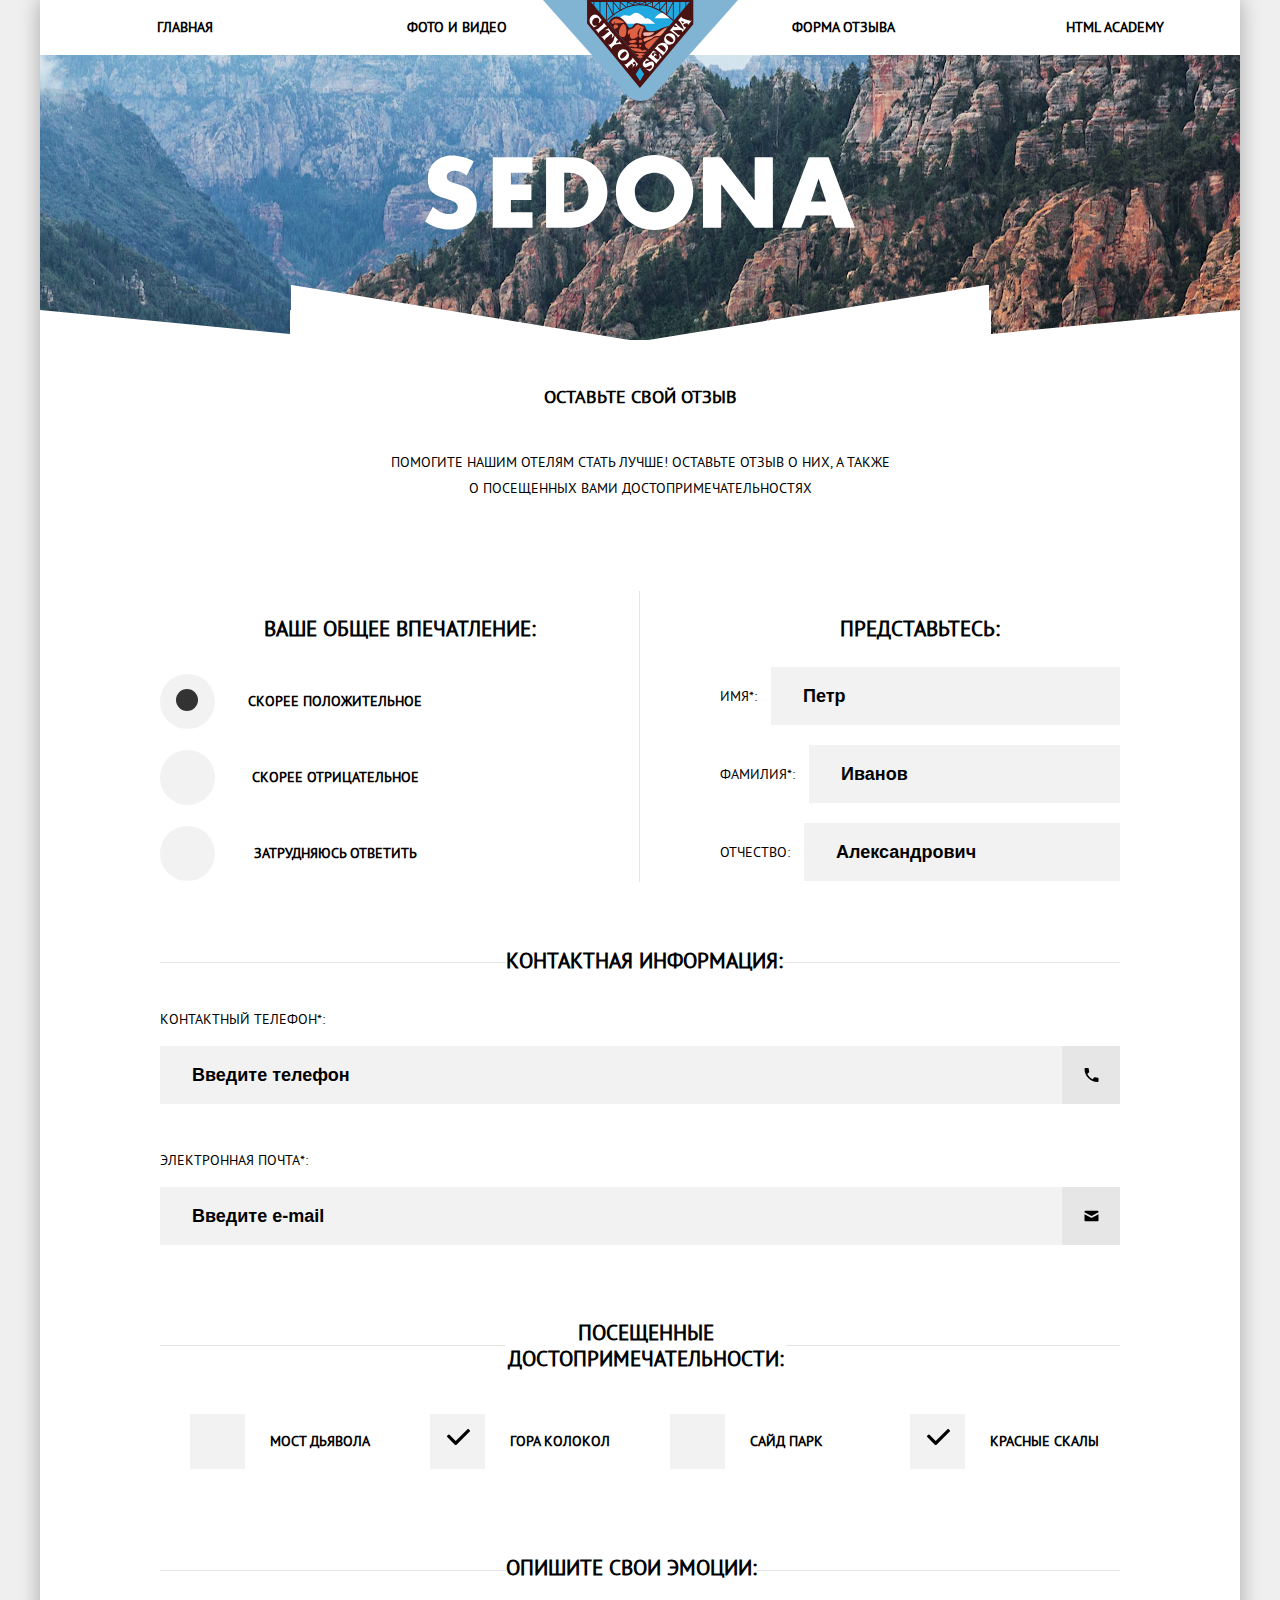
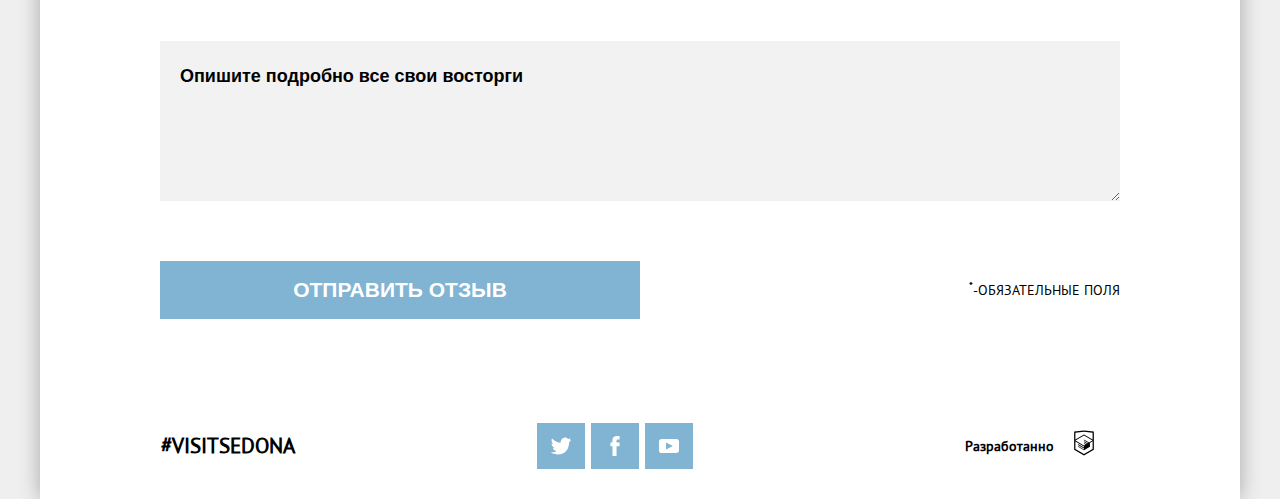
<file: sedona/form.html>
<!DOCTYPE html><html lang="ru"><head><meta charset="UTF-8"><title>Фото Седоны</title><meta name="viewport" content="width=device-width,initial-scale=1"><link rel="preload" href="fonts/ptsans.woff2" as="font"><link rel="preload" href="fonts/ptsansbold.woff2" as="font"><link rel="preload" href="css/style.min.css" as="style"><link href="css/style.min.css" rel="stylesheet"></head><body><div style="display: none"><svg xmlns="http://www.w3.org/2000/svg"><symbol id="icon-burger" viewbox="0 0 76.166 68.959"><g fill="#81b3d2"><path d="M71.914 46.042H4.252A4.265 4.265 0 0 0 0 50.294v3.454A4.265 4.265 0 0 0 4.252 58h.956v1.037c0 5.457 4.464 9.922 9.921 9.922h45.908c5.456 0 9.921-4.465 9.921-9.922V58h.956a4.265 4.265 0 0 0 4.252-4.252v-3.454a4.264 4.264 0 0 0-4.252-4.252zm-3.956 12.995c0 3.815-3.104 6.922-6.921 6.922H15.129a6.929 6.929 0 0 1-6.921-6.922V58h59.75v1.037zm5.208-5.289c0 .679-.573 1.252-1.252 1.252H4.252A1.268 1.268 0 0 1 3 53.748v-3.454c0-.679.573-1.252 1.252-1.252h67.662c.679 0 1.252.573 1.252 1.252v3.454zM16.162 37.856l5.473 4 5.477-4 5.479 4 5.478-4 5.479 4 5.478-4 5.479 4 5.48-4 5.489 4 6.368-4.644-1.768-2.424-4.6 3.356-5.489-4-5.48 4-5.479-4.001-5.478 4.001-5.479-4.001-5.478 4.001-5.479-4.001-5.476 4.001-5.473-4.002-5.477 4.002-4.593-3.355-1.77 2.422 6.363 4.645zm54.726-6.762c.041-.61.055-2.616.037-3C70.242 12.476 55.804 0 38.083 0 20.363 0 5.924 12.476 5.241 28.094c-.017.384-.004 2.389.039 3h65.608zM38.083 3c16.031 0 29.15 11.154 29.842 25.094H8.241C8.933 14.154 22.051 3 38.083 3z"></path><circle cx="38.083" cy="15.042" r="2"></circle><circle cx="30.083" cy="10.083" r="2"></circle><circle cx="46.083" cy="10.083" r="2"></circle></g></symbol><symbol id="icon-cross" viewbox="0 0 22.199 22.199"><path fill="#fff" d="M22.199 2.804L19.396 0 11.1 8.297 2.804 0 0 2.803 8.297 11.1 0 19.396l2.803 2.803 8.297-8.297 8.296 8.297 2.803-2.803-8.296-8.296z"></path></symbol><symbol id="icon-facebook" viewbox="0 0 8.672 18.944"><path d="M6.275 3.356h2.398V0H5.795C2.656.181 1.54 2.387 1.948 6.114H0v3.518h1.959v9.312h3.837V9.632h2.857V6.114H5.787c-.022-1.045-.037-2.405.488-2.758z"></path></symbol><symbol id="icon-gift" viewbox="0 0 63 75.084"><path fill="#81b3d2" d="M60.165 22.23H35.758c13.604-6.815 14.688-11.115 14.188-13.52-1.145-3.916-5.604-6.938-9.848-5.341-5.484 2.063-7.029 10.262-8.514 16.19-1.894-5.998-3.726-13.649-8.011-17.525C22.331.909 20.524-.203 17.897.031c-3.965.352-9.652 5.317-7.344 10.849 2.217 5.313 9.539 8.67 14.354 11.35H2.834A2.843 2.843 0 0 0 0 25.065V36.25a2.842 2.842 0 0 0 2.835 2.834h.27v35.999h56.958V39.084h.104a2.842 2.842 0 0 0 2.835-2.834V25.065a2.846 2.846 0 0 0-2.837-2.835zM41.766 5.873c2.07-.306 4.907 1.283 5.176 3.171.386 2.723-3.349 5.192-5.008 6.343-2.484 1.723-4.853 2.611-7.178 4.006.872-3.645 2.512-12.854 7.01-13.52zm-22.534 9.848c-2.19-1.467-6.444-4.378-6.342-7.678.11-3.552 5.655-6.491 8.68-3.839 3.797 3.331 5.625 10.972 7.01 16.357-3.199-1.519-6.23-2.753-9.348-4.84zm5.882 56.426H6.042V39.084h19.072v33.063zm0-36.063H3V25.23h22.114v10.854zm10.001 36.062h-7.063V25.23h7.063v46.916zm22.01.001H38.053V39.084h19.072v33.063zM60 36.084H38.053V25.23H60v10.854z"></path></symbol><symbol id="icon-house" viewbox="0 0 74.695 72.346"><g fill="#81b3d2"><path d="M29.503 65.345h16V41.407h-16v23.938zm13.063-2.938H32.441V44.345h10.125v18.062z"></path><path d="M72.62 39.44l2.075-2.078-9.907-9.913V.47H50.974v13.161L37.349 0 0 37.363l2.077 2.078 7.832-7.832v37.799H5.971v2.938h63.875v-2.938h-5.059v-37.8l7.833 7.832zM53.913 3.408h7.938v21.104l-7.938-7.94V3.408zm7.937 65.999H12.846V28.671L37.348 4.169 61.85 28.671v40.736z"></path><path d="M29.753 27.21a7.75 7.75 0 1 0 15.5 0 7.75 7.75 0 0 0-15.5 0zm7.75-4.969a4.97 4.97 0 1 1 0 9.941 4.97 4.97 0 0 1 0-9.941zM16.909 41.407h3v3.938h-3zm5.937 0h3v3.938h-3zm-5.937 6h3v3.938h-3zm5.937 0h3v3.938h-3zm26-6h3v3.938h-3zm5.938 0h3v3.938h-3zm-5.938 6h3v3.938h-3zm5.938 0h3v3.938h-3z"></path></g></symbol><symbol id="icon-like" viewbox="0 0 22 20"><path d="M12.383 3.646l-.637 2.929L11.219 9H19.9v2l.001.058L17 18H8V8.029l.014-.015 4.369-4.368M2 10v8-8M13.2 0L6.6 6.6c-.4.3-.6.8-.6 1.4v10c0 1.1.9 2 2 2h9c.8 0 1.5-.5 1.8-1.2l3-7.1c.1-.2.1-.5.1-.7V9h.1c0-1.1-.9-2-2-2h-6.3l1-4.6v-.3c0-.4-.2-.8-.4-1.1l-1.1-1zM4 8H0v12h4V8zm18 1v.044V9z"></path></symbol><symbol id="icon-mail" viewbox="0 0 16 16"><path d="M8 10c-.266 0-.5-.094-1-.336L0 6v7c0 .55.45 1 1 1h14c.55 0 1-.45 1-1V6L9 9.664c-.5.242-.734.336-1 .336zm7-8H1c-.55 0-1 .45-1 1v.758l8 4.205 8-4.205V3c0-.55-.45-1-1-1z"></path></symbol><symbol id="icon-map-marker" viewbox="0 0 27 27"><circle fill="#FFF" cx="13.5" cy="13.5" r="13.5"></circle><circle fill="#81B3D3" cx="13.5" cy="13.5" r="8.361"></circle></symbol><symbol id="icon-menu" viewbox="0 0 22.928 21.982"><path d="M0 0h22.928v3.964H0zm0 9.009h22.928v3.964H0zm0 9.009h22.928v3.964H0z" fill="#81b3d2"></path></symbol><symbol id="icon-phone" viewbox="0 0 18 18"><path fill="#010101" d="M3.6 7.8c1.4 2.8 3.8 5.1 6.6 6.6l2.2-2.2c.3-.3.699-.4 1-.2 1.1.4 2.3.6 3.6.6.6 0 1 .4 1 1V17c0 .6-.4 1-1 1C7.6 18 0 10.4 0 1c0-.6.4-1 1-1h3.5c.6 0 1 .4 1 1 0 1.2.2 2.4.6 3.6.1.3 0 .7-.2 1L3.6 7.8z"></path></symbol><symbol id="icon-tick" viewbox="0 0 23.049 16.249"><path d="M22.801 1.299L21.75.248a.853.853 0 0 0-1.203 0L8.693 12.102 2.502 5.911a.853.853 0 0 0-1.203 0L.248 6.962a.852.852 0 0 0 0 1.202l7.837 7.837a.845.845 0 0 0 .608.246c.22.002.44-.079.608-.246l13.5-13.5a.852.852 0 0 0 0-1.202z"></path></symbol><symbol id="icon-twitter" viewbox="0 0 17.5 14.663"><path fill-rule="evenodd" clip-rule="evenodd" d="M11.283.153c1.736-.484 3.074.264 3.685 1.15.694-.225 1.372-.47 2.072-.69-.004.841-.538 1.478-.883 1.728.704.165 1.343-.481 1.343-.481-.175.977-1.035 1.746-1.611 1.977-.239 6.592-3.272 10.956-10.382 10.823h-.46c-.422 0-4.29-.45-5.047-1.843 2.341.192 4.011-.412 4.835-1.15-.989-.293-2.761-.464-3.07-2.881.362.105.583.223 1.228.117C1.757 8.067.385 7.366.461 5.218c.294.319 1.1.523 1.381.461C1.117 5.444-.188 2.398.921.843 2.794 2.655 4.769 4.364 8.29 4.528c.216-2.24 1.171-3.74 2.993-4.375z"></path></symbol><symbol id="icon-video-fullscreen" viewbox="0 0 20 20"><path d="M0 0v6h3V3h3V0H3zm3 14H0v6h6v-3H3zM17 0h-3v3h3v3h3V0zm0 17h-3v3h6v-6h-3z" fill="#454545"></path></symbol><symbol id="icon-video-replay" viewbox="0 0 16 20"><path d="M8 4V0L3 5l5 5V6c3.315 0 6 2.686 6 6s-2.685 6-6 6-6-2.686-6-6H0c0 4.42 3.58 8 8 8s8-3.58 8-8-3.58-8-8-8z"></path></symbol><symbol id="icon-video-subtitles" viewbox="0 0 32 20"><path fill="#454545" d="M29 0H3C1.35 0 0 1.35 0 3v14c0 1.65 1.35 3 3 3h26c1.65 0 3-1.35 3-3V3c0-1.65-1.35-3-3-3zM14.403 15.854a8.61 8.61 0 0 1-1.678.164 5.986 5.986 0 0 1-1.976-.323c-.623-.214-1.172-.562-1.646-1.041s-.852-1.103-1.133-1.868c-.28-.766-.419-1.695-.419-2.786 0-1.134.157-2.085.471-2.851.315-.768.723-1.384 1.224-1.854a4.53 4.53 0 0 1 1.679-1.008 5.86 5.86 0 0 1 1.852-.307c.66 0 1.22.045 1.678.134.457.087.835.192 1.133.313l-.448 1.92a3.332 3.332 0 0 0-.902-.265A8.244 8.244 0 0 0 12.973 6c-.915 0-1.649.325-2.206.977-.558.651-.836 1.663-.836 3.031 0 .598.067 1.142.199 1.632.132.493.334.913.603 1.26.271.349.607.619 1.01.812.402.193.867.29 1.396.29.496 0 .915-.049 1.257-.148.342-.099.639-.227.893-.38l.463 1.841c-.354.249-.803.43-1.349.539zm8.698 0a8.618 8.618 0 0 1-1.678.164 5.986 5.986 0 0 1-1.976-.323c-.623-.214-1.172-.562-1.646-1.041s-.852-1.103-1.133-1.868c-.281-.767-.421-1.695-.421-2.786 0-1.134.157-2.085.471-2.851.314-.768.723-1.384 1.223-1.854a4.526 4.526 0 0 1 1.68-1.008 5.858 5.858 0 0 1 1.851-.307c.661 0 1.221.045 1.678.134a6.05 6.05 0 0 1 1.133.313l-.446 1.918a3.314 3.314 0 0 0-.901-.265A8.569 8.569 0 0 0 21.67 6c-.915 0-1.649.325-2.206.977-.558.651-.836 1.663-.836 3.031 0 .598.067 1.142.199 1.632.132.493.334.913.603 1.26.271.349.606.619 1.009.812.402.193.868.29 1.396.29.497 0 .915-.049 1.257-.148.342-.099.64-.227.894-.38l.463 1.841c-.353.249-.803.43-1.348.539z"></path></symbol><symbol id="icon-youtube" viewbox="0 0 19.979 14.015"><path d="M17.145 0H2.835A2.842 2.842 0 0 0 0 2.835v8.345a2.842 2.842 0 0 0 2.835 2.835h14.31a2.842 2.842 0 0 0 2.835-2.835V2.835A2.844 2.844 0 0 0 17.145 0zM7.036 10.392V3.623l6.769 3.384-6.769 3.385z"></path></symbol></svg></div><div class="container"><header class="page-header"><!-- самый главный header на всей странице --> <a class="page-header__logo" href="#"><picture><source media="(min-width: 1280px)" srcset="img/logo-sedona-desktop.svg"><source media="(min-width: 768px)" srcset="img/logo-sedona-tablet.svg"><img class="page-header__logo-img" src="img/logo-sedona-mobile.svg" width="102" height="83" alt="Логотип Седоны"></picture></a><nav class="main-nav main-nav--close main-nav--nojs"><ul class="main-nav__list site-list"><li class="site-list__item site-list__item--active"><a href="index.html" class="site-list__link">Главная</a></li><li class="site-list__item"><a href="photo.html" class="site-list__link">Фото и видео</a></li><li class="site-list__item"><a class="site-list__link">Форма отзыва</a></li><li class="site-list__item"><a href="#" class="site-list__link">Html Academy</a></li></ul><button class="main-nav__toggle" type="button"><span class="visually-hidden">Открыть меню</span></button></nav></header><main class="page-main"><h1 class="visually-hidden">Добро пожаловать в Седону!</h1><div class="main-image main-image--small"><img class="main-image__text main-image__text--small" src="img/text-sedona.svg" width="229" height="38" alt="Добро пожаловать в Седону!"><picture><source media="(min-width: 1280px)" srcset="img/bg-intro-triangle-desktop.svg"><source media="(min-width: 768px)" srcset="img/bg-intro-triangle-tablet.svg"><img class="main-image__triangle" src="img/bg-intro-triangle-mobile.svg" width="320" height="50" alt="декоративный треугольник"></picture><img class="main-image__triangle main-image__triangle--small" src="img/bg-intro-triangle-mobile.svg" width="620" height="50" alt="декоративный треугольник"></div><section class="intro intro--small"><div class="intro__wrapper"><h2 class="intro__title">Оставьте свой отзыв</h2><p class="intro__text intro__text--small">Помогите нашим отелям стать лучше! оставьте отзыв о них, а также о посещенных вами достопримечательностях</p></div></section><section class="feedback"><h2 class="visually-hidden">Заполните форму отзыва</h2><form class="feedback__form" action="#" method="post"><div class="form-name__wrapper"><fieldset class="form-name"><legend class="form-name__legend">Представьтесь:</legend><p class="form-name__item"><label class="form-name__label" for="name">ИМЯ*:</label> <input class="form-name__field" id="name" name="name" type="text" required="" placeholder="Петр"></p><p class="form-name__item"><label class="form-name__label" for="surname">ФАМИЛИЯ*:</label> <input class="form-name__field" id="surname" name="surname" type="text" required="" placeholder="Иванов"></p><p class="form-name__item"><label class="form-name__label" for="patronymic">Отчество:</label> <input class="form-name__field" id="patronymic" name="patranomic" type="text" placeholder="Александрович"></p></fieldset></div><div class="form-contact__wrapper"><fieldset class="form-contact"><legend class="form-contact__legend">Контактная информация:</legend><div class="form-contact__item"><label class="form-contact__label" for="tel">Контактный телефон*:</label> <input class="form-contact__field" id="tel" name="tel" type="tel" placeholder="Введите телефон" required=""><div class="form-contact__tel"><svg class="form-contact__tel-icon" width="19" height="14"><use xlink:href="#icon-phone"></use></svg></div></div><div class="form-contact__item"><label class="form-contact__label" for="email">Электронная почта*:</label> <input class="form-contact__field" id="email" name="email" type="email" placeholder="Введите e-mail" required=""><div class="form-contact__email"><svg class="form-contact__email-icon" width="19" height="14"><use xlink:href="#icon-mail"></use></svg></div></div></fieldset></div><div class="form-effect__wrapper"><fieldset class="form-effect"><legend class="form-effect__legend">ВАше Общее впечатление:</legend><p class="form-effect__item"><label class="form-effect__label" for="plus"><input class="form-effect__radio visually-hidden" id="plus" name="radio" type="radio" checked=""> <span class="form-effect__indicator"></span> <span class="form-effect__text">Скорее положительное</span></label></p><p class="form-effect__item"><label class="form-effect__label" for="minus"><input class="form-effect__radio visually-hidden" id="minus" name="radio" type="radio"> <span class="form-effect__indicator"></span> <span class="form-effect__text">Скорее отрицательное</span></label></p><p class="form-effect__item"><label class="form-effect__label" for="dontknow"><input class="form-effect__radio visually-hidden" id="dontknow" name="radio" type="radio"> <span class="form-effect__indicator"></span> <span class="form-effect__text">Затрудняюсь ответить</span></label></p></fieldset></div><div class="form-showplace__wrapper"><fieldset class="form-showplace"><legend class="form-showplace__legend">посещенные достопримечательности:</legend><div class="form-showplace__wrapper-item"><p class="form-showplace__item form-showplace__item--item-1"><label class="form-showplace__label" for="plus1"><input class="form-showplace__checkbox visually-hidden" id="plus1" name="checkbox" type="checkbox"> <span class="form-showplace__indicator"></span> <span class="form-showplace__text">Мост Дьявола</span></label></p><p class="form-showplace__item form-showplace__item--item-2"><label class="form-showplace__label" for="minus1"><input class="form-showplace__checkbox visually-hidden" id="minus1" name="checkbox" type="checkbox"> <span class="form-showplace__indicator"></span> <span class="form-showplace__text">Сайд Парк</span></label></p><p class="form-showplace__item form-showplace__item--item-3"><label class="form-showplace__label" for="dontknow1"><input class="form-showplace__checkbox visually-hidden" id="dontknow1" name="checkbox" type="checkbox" checked=""> <span class="form-showplace__indicator"></span> <span class="form-showplace__text">Гора колокол</span></label></p><p class="form-showplace__item form-showplace__item--item-4"><label class="form-showplace__label" for="dontknow2"><input class="form-showplace__checkbox visually-hidden" id="dontknow2" name="checkbox" type="checkbox" checked=""> <span class="form-showplace__indicator"></span> <span class="form-showplace__text">Красные скалы</span></label></p></div></fieldset></div><div class="form-emotions__wrapper"><fieldset class="form-emotions"><legend class="form-emotions__legend">Опишите свои эмоции:</legend><p class="form-emotions__item"><textarea class="form-emotions__field" rows="10" placeholder="Опишите подробно все свои восторги" name="textarea"></textarea></p></fieldset></div><button class="feedback__btn" type="submit">Отправить отзыв</button><p class="feedback__field"><sup>*</sup>-обязательные поля</p></form></section><section class="modal modal--error"><h2 class="modal__caption">ЧТО-ТО ПОШЛО НЕ ТАК!</h2><p class="modal__text">Проверьте поля, выделенные красным, скорее всего вы забыли их заполнить</p><button class="button modal__btn">ok</button></section><section class="modal modal--correct"><h2 class="modal__caption">Ваш отзыв отправлен!</h2><p class="modal__text">Спасибо за ваше участие, ваш отзыв уже поступил к нам. В ближайшее время мы опубликуем его на сайте.</p><button class="button modal__btn">закрыть окно</button></section></main><footer class="page-footer"><b class="page-footer__hashtag">#VISITSEDONA</b><ul class="social"><li class="social__item"><a class="social__link" href="#"><span class="visually-hidden">Мы в Твиттере</span> <svg class="social__link--twitter" width="20" height="20"><use xlink:href="#icon-twitter"></use></svg></a></li><li class="social__item"><a class="social__link social__link" href="#"><span class="visually-hidden">Мы в Фейсбуке</span> <svg class="social__link--facebook" width="20" height="20"><use xlink:href="#icon-facebook"></use></svg></a></li><li class="social__item"><a class="social__link social__link--youtube" href="#"><span class="visually-hidden">Мы в Ютубе</span> <svg class="social__link--youtube" width="20" height="20"><use xlink:href="#icon-youtube"></use></svg></a></li></ul><div class="page-footer__copyright copyright"><b class="copyright__title">Разработанно</b> <a class="copyright__link" href="https://htmlacademy.ru"><span class="visually-hidden">HTMLAcademy</span> <svg width="30" height="40" xmlns="http://www.w3.org/2000/svg" viewBox="0 0 60 60"><path class="copyright__color" fill="#000000" d="M30.2 5h-.2l-19.7 2.1v36.2l19.7 11.7 19.7-11.7v-36.2l-19.5-2.1zm17 36.8l-17.2 10.2-17.2-10.2v-14.8l17.1 10.2v1.8l-11.7-7v1.8l11.8 7.1v1.9l-11.8-7v1.8l11.8 7 11.9-7.1v-7.6l5.3-3.2v15.1zm-.1-17l-4.7 2.8-2.2 1.3-10.3-6.1v1.8l8.8 5.3h-.1l-.2.1-1.3.7-7.3-4.3v1.8l5.8 3.4-1.4.9-4.3-2.6v1.8l2.9 1.7-2.9 1.7-17-10.1 17-10.2 17.2 10zm.1-1.8l-17.3-10.2-17.1 10.2v-13.6l17.2-1.8 17.2 1.8v13.6z"></path></svg></a></div></footer></div><script src="js/script.min.js"></script><script src="js/picturefill.js"></script></body></html>
</file>
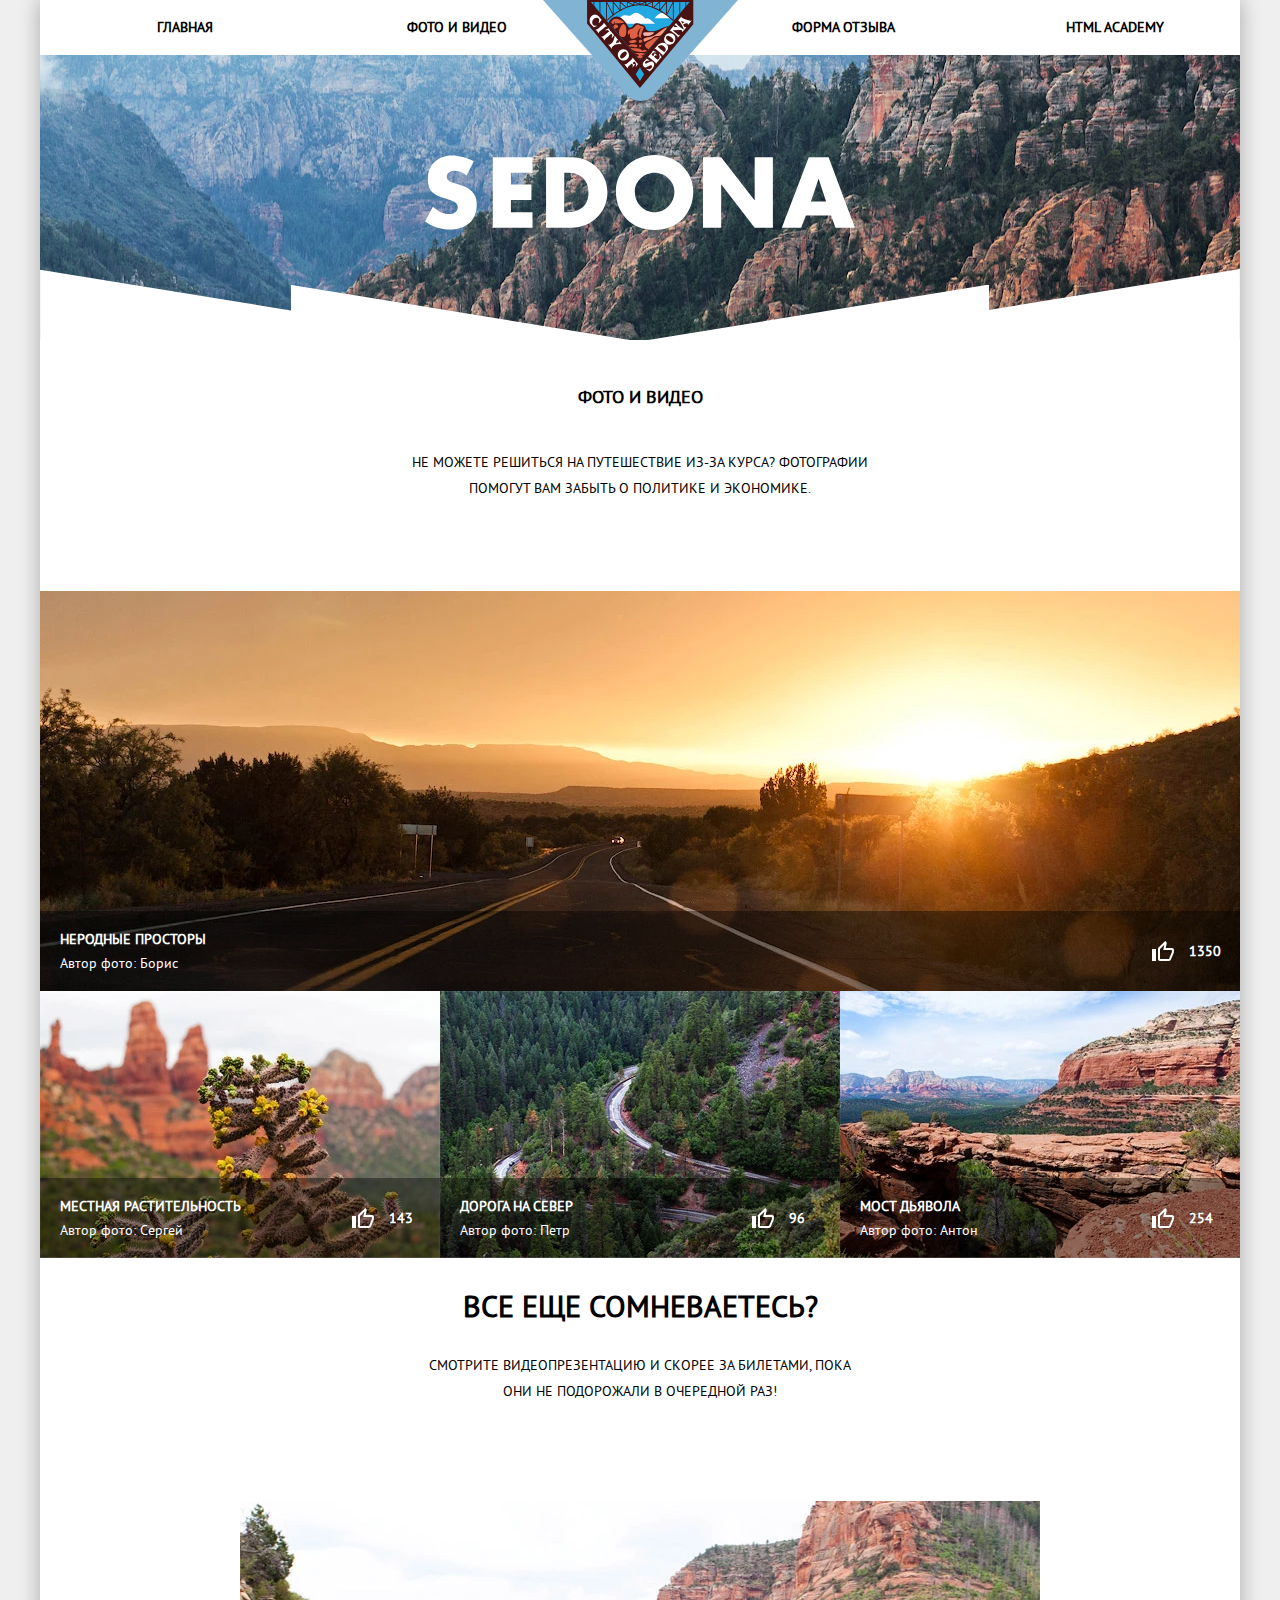
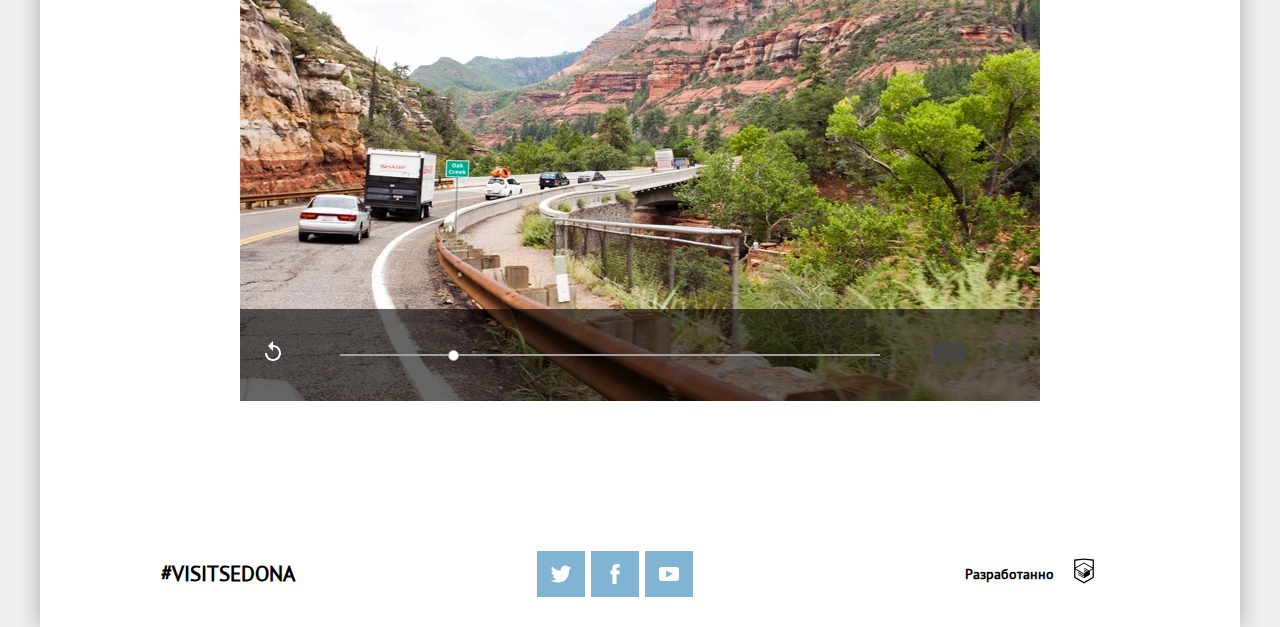
<file: sedona/photo.html>
<!DOCTYPE html><html lang="ru"><head><meta charset="UTF-8"><title>Фото Седоны</title><meta name="viewport" content="width=device-width,initial-scale=1"><link rel="preload" href="fonts/ptsans.woff2" as="font"><link rel="preload" href="fonts/ptsansbold.woff2" as="font"><link rel="preload" href="css/style.min.css" as="style"><link href="css/style.min.css" rel="stylesheet"></head><body><div style="display: none"><svg xmlns="http://www.w3.org/2000/svg"><symbol id="icon-burger" viewbox="0 0 76.166 68.959"><g fill="#81b3d2"><path d="M71.914 46.042H4.252A4.265 4.265 0 0 0 0 50.294v3.454A4.265 4.265 0 0 0 4.252 58h.956v1.037c0 5.457 4.464 9.922 9.921 9.922h45.908c5.456 0 9.921-4.465 9.921-9.922V58h.956a4.265 4.265 0 0 0 4.252-4.252v-3.454a4.264 4.264 0 0 0-4.252-4.252zm-3.956 12.995c0 3.815-3.104 6.922-6.921 6.922H15.129a6.929 6.929 0 0 1-6.921-6.922V58h59.75v1.037zm5.208-5.289c0 .679-.573 1.252-1.252 1.252H4.252A1.268 1.268 0 0 1 3 53.748v-3.454c0-.679.573-1.252 1.252-1.252h67.662c.679 0 1.252.573 1.252 1.252v3.454zM16.162 37.856l5.473 4 5.477-4 5.479 4 5.478-4 5.479 4 5.478-4 5.479 4 5.48-4 5.489 4 6.368-4.644-1.768-2.424-4.6 3.356-5.489-4-5.48 4-5.479-4.001-5.478 4.001-5.479-4.001-5.478 4.001-5.479-4.001-5.476 4.001-5.473-4.002-5.477 4.002-4.593-3.355-1.77 2.422 6.363 4.645zm54.726-6.762c.041-.61.055-2.616.037-3C70.242 12.476 55.804 0 38.083 0 20.363 0 5.924 12.476 5.241 28.094c-.017.384-.004 2.389.039 3h65.608zM38.083 3c16.031 0 29.15 11.154 29.842 25.094H8.241C8.933 14.154 22.051 3 38.083 3z"></path><circle cx="38.083" cy="15.042" r="2"></circle><circle cx="30.083" cy="10.083" r="2"></circle><circle cx="46.083" cy="10.083" r="2"></circle></g></symbol><symbol id="icon-cross" viewbox="0 0 22.199 22.199"><path fill="#fff" d="M22.199 2.804L19.396 0 11.1 8.297 2.804 0 0 2.803 8.297 11.1 0 19.396l2.803 2.803 8.297-8.297 8.296 8.297 2.803-2.803-8.296-8.296z"></path></symbol><symbol id="icon-facebook" viewbox="0 0 8.672 18.944"><path d="M6.275 3.356h2.398V0H5.795C2.656.181 1.54 2.387 1.948 6.114H0v3.518h1.959v9.312h3.837V9.632h2.857V6.114H5.787c-.022-1.045-.037-2.405.488-2.758z"></path></symbol><symbol id="icon-gift" viewbox="0 0 63 75.084"><path fill="#81b3d2" d="M60.165 22.23H35.758c13.604-6.815 14.688-11.115 14.188-13.52-1.145-3.916-5.604-6.938-9.848-5.341-5.484 2.063-7.029 10.262-8.514 16.19-1.894-5.998-3.726-13.649-8.011-17.525C22.331.909 20.524-.203 17.897.031c-3.965.352-9.652 5.317-7.344 10.849 2.217 5.313 9.539 8.67 14.354 11.35H2.834A2.843 2.843 0 0 0 0 25.065V36.25a2.842 2.842 0 0 0 2.835 2.834h.27v35.999h56.958V39.084h.104a2.842 2.842 0 0 0 2.835-2.834V25.065a2.846 2.846 0 0 0-2.837-2.835zM41.766 5.873c2.07-.306 4.907 1.283 5.176 3.171.386 2.723-3.349 5.192-5.008 6.343-2.484 1.723-4.853 2.611-7.178 4.006.872-3.645 2.512-12.854 7.01-13.52zm-22.534 9.848c-2.19-1.467-6.444-4.378-6.342-7.678.11-3.552 5.655-6.491 8.68-3.839 3.797 3.331 5.625 10.972 7.01 16.357-3.199-1.519-6.23-2.753-9.348-4.84zm5.882 56.426H6.042V39.084h19.072v33.063zm0-36.063H3V25.23h22.114v10.854zm10.001 36.062h-7.063V25.23h7.063v46.916zm22.01.001H38.053V39.084h19.072v33.063zM60 36.084H38.053V25.23H60v10.854z"></path></symbol><symbol id="icon-house" viewbox="0 0 74.695 72.346"><g fill="#81b3d2"><path d="M29.503 65.345h16V41.407h-16v23.938zm13.063-2.938H32.441V44.345h10.125v18.062z"></path><path d="M72.62 39.44l2.075-2.078-9.907-9.913V.47H50.974v13.161L37.349 0 0 37.363l2.077 2.078 7.832-7.832v37.799H5.971v2.938h63.875v-2.938h-5.059v-37.8l7.833 7.832zM53.913 3.408h7.938v21.104l-7.938-7.94V3.408zm7.937 65.999H12.846V28.671L37.348 4.169 61.85 28.671v40.736z"></path><path d="M29.753 27.21a7.75 7.75 0 1 0 15.5 0 7.75 7.75 0 0 0-15.5 0zm7.75-4.969a4.97 4.97 0 1 1 0 9.941 4.97 4.97 0 0 1 0-9.941zM16.909 41.407h3v3.938h-3zm5.937 0h3v3.938h-3zm-5.937 6h3v3.938h-3zm5.937 0h3v3.938h-3zm26-6h3v3.938h-3zm5.938 0h3v3.938h-3zm-5.938 6h3v3.938h-3zm5.938 0h3v3.938h-3z"></path></g></symbol><symbol id="icon-like" viewbox="0 0 22 20"><path d="M12.383 3.646l-.637 2.929L11.219 9H19.9v2l.001.058L17 18H8V8.029l.014-.015 4.369-4.368M2 10v8-8M13.2 0L6.6 6.6c-.4.3-.6.8-.6 1.4v10c0 1.1.9 2 2 2h9c.8 0 1.5-.5 1.8-1.2l3-7.1c.1-.2.1-.5.1-.7V9h.1c0-1.1-.9-2-2-2h-6.3l1-4.6v-.3c0-.4-.2-.8-.4-1.1l-1.1-1zM4 8H0v12h4V8zm18 1v.044V9z"></path></symbol><symbol id="icon-mail" viewbox="0 0 16 16"><path d="M8 10c-.266 0-.5-.094-1-.336L0 6v7c0 .55.45 1 1 1h14c.55 0 1-.45 1-1V6L9 9.664c-.5.242-.734.336-1 .336zm7-8H1c-.55 0-1 .45-1 1v.758l8 4.205 8-4.205V3c0-.55-.45-1-1-1z"></path></symbol><symbol id="icon-map-marker" viewbox="0 0 27 27"><circle fill="#FFF" cx="13.5" cy="13.5" r="13.5"></circle><circle fill="#81B3D3" cx="13.5" cy="13.5" r="8.361"></circle></symbol><symbol id="icon-menu" viewbox="0 0 22.928 21.982"><path d="M0 0h22.928v3.964H0zm0 9.009h22.928v3.964H0zm0 9.009h22.928v3.964H0z" fill="#81b3d2"></path></symbol><symbol id="icon-phone" viewbox="0 0 18 18"><path fill="#010101" d="M3.6 7.8c1.4 2.8 3.8 5.1 6.6 6.6l2.2-2.2c.3-.3.699-.4 1-.2 1.1.4 2.3.6 3.6.6.6 0 1 .4 1 1V17c0 .6-.4 1-1 1C7.6 18 0 10.4 0 1c0-.6.4-1 1-1h3.5c.6 0 1 .4 1 1 0 1.2.2 2.4.6 3.6.1.3 0 .7-.2 1L3.6 7.8z"></path></symbol><symbol id="icon-tick" viewbox="0 0 23.049 16.249"><path d="M22.801 1.299L21.75.248a.853.853 0 0 0-1.203 0L8.693 12.102 2.502 5.911a.853.853 0 0 0-1.203 0L.248 6.962a.852.852 0 0 0 0 1.202l7.837 7.837a.845.845 0 0 0 .608.246c.22.002.44-.079.608-.246l13.5-13.5a.852.852 0 0 0 0-1.202z"></path></symbol><symbol id="icon-twitter" viewbox="0 0 17.5 14.663"><path fill-rule="evenodd" clip-rule="evenodd" d="M11.283.153c1.736-.484 3.074.264 3.685 1.15.694-.225 1.372-.47 2.072-.69-.004.841-.538 1.478-.883 1.728.704.165 1.343-.481 1.343-.481-.175.977-1.035 1.746-1.611 1.977-.239 6.592-3.272 10.956-10.382 10.823h-.46c-.422 0-4.29-.45-5.047-1.843 2.341.192 4.011-.412 4.835-1.15-.989-.293-2.761-.464-3.07-2.881.362.105.583.223 1.228.117C1.757 8.067.385 7.366.461 5.218c.294.319 1.1.523 1.381.461C1.117 5.444-.188 2.398.921.843 2.794 2.655 4.769 4.364 8.29 4.528c.216-2.24 1.171-3.74 2.993-4.375z"></path></symbol><symbol id="icon-video-fullscreen" viewbox="0 0 20 20"><path d="M0 0v6h3V3h3V0H3zm3 14H0v6h6v-3H3zM17 0h-3v3h3v3h3V0zm0 17h-3v3h6v-6h-3z" fill="#454545"></path></symbol><symbol id="icon-video-replay" viewbox="0 0 16 20"><path d="M8 4V0L3 5l5 5V6c3.315 0 6 2.686 6 6s-2.685 6-6 6-6-2.686-6-6H0c0 4.42 3.58 8 8 8s8-3.58 8-8-3.58-8-8-8z"></path></symbol><symbol id="icon-video-subtitles" viewbox="0 0 32 20"><path fill="#454545" d="M29 0H3C1.35 0 0 1.35 0 3v14c0 1.65 1.35 3 3 3h26c1.65 0 3-1.35 3-3V3c0-1.65-1.35-3-3-3zM14.403 15.854a8.61 8.61 0 0 1-1.678.164 5.986 5.986 0 0 1-1.976-.323c-.623-.214-1.172-.562-1.646-1.041s-.852-1.103-1.133-1.868c-.28-.766-.419-1.695-.419-2.786 0-1.134.157-2.085.471-2.851.315-.768.723-1.384 1.224-1.854a4.53 4.53 0 0 1 1.679-1.008 5.86 5.86 0 0 1 1.852-.307c.66 0 1.22.045 1.678.134.457.087.835.192 1.133.313l-.448 1.92a3.332 3.332 0 0 0-.902-.265A8.244 8.244 0 0 0 12.973 6c-.915 0-1.649.325-2.206.977-.558.651-.836 1.663-.836 3.031 0 .598.067 1.142.199 1.632.132.493.334.913.603 1.26.271.349.607.619 1.01.812.402.193.867.29 1.396.29.496 0 .915-.049 1.257-.148.342-.099.639-.227.893-.38l.463 1.841c-.354.249-.803.43-1.349.539zm8.698 0a8.618 8.618 0 0 1-1.678.164 5.986 5.986 0 0 1-1.976-.323c-.623-.214-1.172-.562-1.646-1.041s-.852-1.103-1.133-1.868c-.281-.767-.421-1.695-.421-2.786 0-1.134.157-2.085.471-2.851.314-.768.723-1.384 1.223-1.854a4.526 4.526 0 0 1 1.68-1.008 5.858 5.858 0 0 1 1.851-.307c.661 0 1.221.045 1.678.134a6.05 6.05 0 0 1 1.133.313l-.446 1.918a3.314 3.314 0 0 0-.901-.265A8.569 8.569 0 0 0 21.67 6c-.915 0-1.649.325-2.206.977-.558.651-.836 1.663-.836 3.031 0 .598.067 1.142.199 1.632.132.493.334.913.603 1.26.271.349.606.619 1.009.812.402.193.868.29 1.396.29.497 0 .915-.049 1.257-.148.342-.099.64-.227.894-.38l.463 1.841c-.353.249-.803.43-1.348.539z"></path></symbol><symbol id="icon-youtube" viewbox="0 0 19.979 14.015"><path d="M17.145 0H2.835A2.842 2.842 0 0 0 0 2.835v8.345a2.842 2.842 0 0 0 2.835 2.835h14.31a2.842 2.842 0 0 0 2.835-2.835V2.835A2.844 2.844 0 0 0 17.145 0zM7.036 10.392V3.623l6.769 3.384-6.769 3.385z"></path></symbol></svg></div><div class="container"><header class="page-header"><!-- самый главный header на всей странице --> <a class="page-header__logo" href="#"><picture><source media="(min-width: 1280px)" srcset="img/logo-sedona-desktop.svg"><source media="(min-width: 768px)" srcset="img/logo-sedona-tablet.svg"><img class="page-header__logo-img" src="img/logo-sedona-mobile.svg" width="102" height="83" alt="Логотип Седоны"></picture></a><nav class="main-nav main-nav--close main-nav--nojs"><ul class="main-nav__list site-list"><li class="site-list__item site-list__item--active"><a href="index.html" class="site-list__link">Главная</a></li><li class="site-list__item"><a class="site-list__link">Фото и видео</a></li><li class="site-list__item"><a href="form.html" class="site-list__link">Форма отзыва</a></li><li class="site-list__item"><a href="#" class="site-list__link">Html Academy</a></li></ul><button class="main-nav__toggle" type="button"><span class="visually-hidden">Открыть меню</span></button></nav></header><main class="page-main"><h1 class="visually-hidden">Добро пожаловать в Седону!</h1><div class="main-image main-image--small"><img class="main-image__text main-image__text--small" src="img/text-sedona.svg" width="229" height="38" alt="Добро пожаловать в Седону!"> <img class="main-image__triangle" src="img/bg-intro-triangle-mobile.svg" width="320" height="50" alt=""> <img class="main-image__triangle main-image__triangle--small" src="img/bg-intro-triangle-mobile.svg" width="620" height="50" alt=""></div><section class="intro intro--small"><div class="intro__wrapper"><h2 class="intro__title">Фото и видео</h2><p class="intro__text intro__text--small">Не можете решиться на путешествие из-за курса? Фотографии помогут вам забыть о политике и экономике.</p></div></section><section class="photo"><h2 class="visually-hidden">Фото Седоны</h2><div class="photo__wrapper"><div class="photo__box"><div class="photo__picture photo__picture--big"><picture><source type="image/webp" media="(min-width: 1200px)" srcset="img/photo-sunset-desktop@1x.webp, img/photo-sunset-desktop@2x.webp 2x"><source type="image/webp" media="(min-width: 768px)" srcset="img/photo-sunset-tablet@1x.webp, img/photo-sunset-tablet@2x.webp 2x"><source type="image/webp" srcset="img/photo-sunset-mobile@1x.webp, img/photo-sunset-mobile@2x.webp 2x"><source media="(min-width: 1280px)" srcset="img/photo-sunset-desktop@1x.jpg, img/photo-sunset-desktop@2x.jpg 2x"><source media="(min-width: 768px)" srcset="img/photo-sunset-tablet@1x.jpg, img/photo-sunset-tablet@2x.jpg 2x"><img class="photo__image" src="img/photo-sunset-mobile@1x.jpg" srcset="img/photo-sunset-mobile@2x.jpg 2x" alt="Дорога на закате"></picture></div><div class="photo__text photo__text--tablet"><div class="photo__caption"><p class="photo__title">неродные просторы</p><p class="photo__subtitle">Автор фото: Борис</p></div><p class="photo__btn"><button class="photo__like" type="button"><span class="visually-hidden">Лайк</span> <svg class="photo__like photo__like--image" width="22" height="22"><use xlink:href="#icon-like"></use></svg></button> <b class="photo__counter">1350</b></p></div></div><div class="photo__box"><div class="photo__picture"><picture><source type="image/webp" media="(min-width: 1200px)" srcset="img/photo-cactus-desktop@1x.webp, img/photo-cactus-desktop@2x.webp 2x"><source type="image/webp" media="(min-width: 768px)" srcset="img/photo-cactus-tablet@1x.webp, img/photo-cactus-tablet@2x.webp 2x"><source type="image/webp" srcset="img/photo-cactus-mobile@1x.webp, img/photo-cactus-mobile@2x.webp 2x"><source media="(min-width: 1280px)" srcset="img/photo-cactus-desktop@1x.jpg, img/photo-cactus-desktop@2x.jpg 2x"><source media="(min-width: 768px)" srcset="img/photo-cactus-tablet@1x.jpg, img/photo-cactus-tablet@2x.jpg 2x"><img class="photo__image" src="img/photo-cactus-mobile@1x.jpg" srcset="img/photo-cactus-mobile@2x.jpg 2x" alt="Дорога на закате"></picture></div><div class="photo__text"><div class="photo__caption"><p class="photo__title">Местная растительность</p><p class="photo__subtitle">Автор фото: Сергей</p></div><p class="photo__btn"><button class="photo__like" type="button"><span class="visually-hidden">Лайк</span> <svg class="photo__like photo__like--image" width="22" height="22"><use xlink:href="#icon-like"></use></svg></button> <b class="photo__counter">143</b></p></div></div><div class="photo__box"><div class="photo__picture"><picture><source type="image/webp" media="(min-width: 1200px)" srcset="img/photo-roads-desktop@1x.webp, img/photo-roads-desktop@2x.webp 2x"><source type="image/webp" media="(min-width: 768px)" srcset="img/photo-roads-tablet@1x.webp, img/photo-roads-tablet@2x.webp 2x"><source type="image/webp" srcset="img/photo-roads-mobile@1x.webp, img/photo-roads-mobile@2x.webp 2x"><source media="(min-width: 1280px)" srcset="img/photo-roads-desktop@1x.jpg, img/photo-roads-desktop@2x.jpg 2x"><source media="(min-width: 768px)" srcset="img/photo-roads-tablet@1x.jpg, img/photo-roads-tablet@2x.jpg 2x"><img class="photo__image" src="img/photo-roads-mobile@1x.jpg" srcset="img/photo-roads-mobile@2x.jpg 2x" alt="Дорога на закате"></picture></div><div class="photo__text"><div class="photo__caption"><p class="photo__title">Дорога на север</p><p class="photo__subtitle">Автор фото: Петр</p></div><p class="photo__btn"><button class="photo__like" type="button"><span class="visually-hidden">Лайк</span> <svg class="photo__like photo__like--image" width="22" height="22"><use xlink:href="#icon-like"></use></svg></button> <b class="photo__counter">96</b></p></div></div><div class="photo__box"><div class="photo__picture"><picture><source type="image/webp" media="(min-width: 1200px)" srcset="img/photo-bridge-desktop@1x.webp, img/photo-bridge-desktop@2x.webp 2x"><source type="image/webp" media="(min-width: 768px)" srcset="img/photo-bridge-tablet@1x.webp, img/photo-bridge-tablet@2x.webp 2x"><source type="image/webp" srcset="img/photo-bridge-mobile@1x.webp, img/photo-bridge-mobile@2x.webp 2x"><source media="(min-width: 1280px)" srcset="img/photo-bridge-desktop@1x.jpg, img/photo-bridge-desktop@2x.jpg 2x"><source media="(min-width: 768px)" srcset="img/photo-bridge-tablet@1x.jpg, img/photo-bridge-tablet@2x.jpg 2x"><img class="photo__image" src="img/photo-bridge-mobile@1x.jpg" srcset="img/photo-bridge-mobile@2x.jpg 2x" alt="Дорога на закате"></picture></div><div class="photo__text"><div class="photo__caption"><p class="photo__title">Мост дьявола</p><p class="photo__subtitle">Автор фото: Антон</p></div><p class="photo__btn"><button class="photo__like" type="button"><span class="visually-hidden">Лайк</span> <svg class="photo__like photo__like--image" width="22" height="22"><use xlink:href="#icon-like"></use></svg></button> <b class="photo__counter">254</b></p></div></div></div></section><section class="hotel"><h2 class="visually-hidden">Все еще сомневаетесь?</h2><h3 class="hotel__title">Все еще сомневаетесь?</h3><p class="hotel__text">Смотрите видеопрезентацию и скорее за билетами, пока они не подорожали в очередной раз!</p></section><section class="player"><h2 class="visually-hidden">Видеоплеер</h2><div class="player__wrapper"><div class="player__picture"><picture><source type="image/webp" media="(min-width: 1200px)" srcset="img/video-desktop@1x.webp, img/video-desktop@2x.webp 2x"><source type="image/webp" media="(min-width: 768px)" srcset="img/video-tablet@1x.webp, img/video-tablet@2x.webp 2x"><source type="image/webp" srcset="img/video-mobile@1x.webp, img/video-mobile@2x.webp 2x"><source media="(min-width: 1280px)" srcset="img/video-desktop@1x.jpg, img/video-desktop@2x.jpg 2x"><source media="(min-width: 768px)" srcset="img/video-tablet@1x.jpg, img/video-tablet@2x.jpg 2x"><img class="player__image" src="img/video-mobile@1x.jpg" srcset="img/video-mobile@2x.jpg 2x" alt="Видеоплеер"></picture></div><div class="player__controls-wrapper"><div class="player__controls"><span class="visually-hidden">Шкала перемотки</span></div><div class="player__buttons"><div class="player__replay-btn"><button class="player__btn" type="button"><span class="visually-hidden">Реплэй</span> <svg class="player__btn player__btn--replay" width="16" height="20"><use xlink:href="#icon-video-replay"></use></svg></button></div><div class="player__video-btn"><button class="player__btn" type="button"><span class="visually-hidden">Субтитры</span> <svg class="player__btn--subtitles" width="32" height="20"><use xlink:href="#icon-video-subtitles"></use></svg></button> <button class="player__btn" type="button"><span class="visually-hidden">В полный экран</span> <svg class="player__btn player__btn--fullscreen" width="20" height="20"><use xlink:href="#icon-video-fullscreen"></use></svg></button></div></div></div></div></section><footer class="page-footer"><b class="page-footer__hashtag">#VISITSEDONA</b><ul class="social"><li class="social__item"><a class="social__link" href="#"><span class="visually-hidden">Мы в Твиттере</span> <svg class="social__link--twitter" width="20" height="20"><use xlink:href="#icon-twitter"></use></svg></a></li><li class="social__item"><a class="social__link social__link" href="#"><span class="visually-hidden">Мы в Фейсбуке</span> <svg class="social__link--facebook" width="20" height="20"><use xlink:href="#icon-facebook"></use></svg></a></li><li class="social__item"><a class="social__link social__link--youtube" href="#"><span class="visually-hidden">Мы в Ютубе</span> <svg class="social__link--youtube" width="20" height="20"><use xlink:href="#icon-youtube"></use></svg></a></li></ul><div class="page-footer__copyright copyright"><b class="copyright__title">Разработанно</b> <a class="copyright__link" href="https://htmlacademy.ru"><span class="visually-hidden">HTMLAcademy</span> <svg width="30" height="40" xmlns="http://www.w3.org/2000/svg" viewBox="0 0 60 60"><path class="copyright__color" fill="#000000" d="M30.2 5h-.2l-19.7 2.1v36.2l19.7 11.7 19.7-11.7v-36.2l-19.5-2.1zm17 36.8l-17.2 10.2-17.2-10.2v-14.8l17.1 10.2v1.8l-11.7-7v1.8l11.8 7.1v1.9l-11.8-7v1.8l11.8 7 11.9-7.1v-7.6l5.3-3.2v15.1zm-.1-17l-4.7 2.8-2.2 1.3-10.3-6.1v1.8l8.8 5.3h-.1l-.2.1-1.3.7-7.3-4.3v1.8l5.8 3.4-1.4.9-4.3-2.6v1.8l2.9 1.7-2.9 1.7-17-10.1 17-10.2 17.2 10zm.1-1.8l-17.3-10.2-17.1 10.2v-13.6l17.2-1.8 17.2 1.8v13.6z"></path></svg></a></div></footer></main><script src="js/script.min.js"></script></div><script src="js/picturefill.js"></script></body></html>
</file>
<file: brandi/css/style.min.css>
/*! normalize.css v7.0.0 | MIT License | github.com/necolas/normalize.css */
html{line-height:1.15;-ms-text-size-adjust:100%;-webkit-text-size-adjust:100%;-webkit-box-sizing:border-box;box-sizing:border-box}body,sub,sup{position:relative}body{font-family:'Open Sans',sans-serif;margin:0;padding:0;font-size:15px}article,aside,details,figcaption,figure,footer,header,main,menu,nav,section{display:block}h1{font-size:2em}figure{margin:1em 40px}hr{-webkit-box-sizing:content-box;box-sizing:content-box;height:0;overflow:visible}code,kbd,pre,samp{font-family:monospace,monospace;font-size:1em}a{background-color:transparent;-webkit-text-decoration-skip:objects;text-decoration:none}abbr[title]{border-bottom:none;-webkit-text-decoration:underline dotted;text-decoration:underline dotted}b,strong{font-weight:bolder}dfn{font-style:italic}mark{background-color:#ff0;color:#000}small{font-size:80%}sub,sup{font-size:75%;line-height:0;vertical-align:baseline}sub{bottom:-.25em}sup{top:-.5em}audio,canvas,video{display:inline-block}audio:not([controls]){display:none;height:0}img{border-style:none;max-width:100%;height:auto}svg:not(:root){overflow:hidden}button,input,optgroup,select,textarea{font-family:sans-serif;font-size:100%;line-height:1.15;margin:0}button,input{overflow:visible}button,select{text-transform:none}[type=reset],[type=submit],button,html [type=button]{-webkit-appearance:button}[type=button]::-moz-focus-inner,[type=reset]::-moz-focus-inner,[type=submit]::-moz-focus-inner,button::-moz-focus-inner{border-style:none;padding:0}[type=button]:-moz-focusring,[type=reset]:-moz-focusring,[type=submit]:-moz-focusring,button:-moz-focusring{outline:1px dotted ButtonText}fieldset{padding:.35em .75em .625em}legend{color:inherit;display:table;max-width:100%;white-space:normal}progress{display:inline-block;vertical-align:baseline}textarea{overflow:auto}[type=checkbox],[type=radio],legend{-webkit-box-sizing:border-box;box-sizing:border-box;padding:0}[type=number]::-webkit-inner-spin-button,[type=number]::-webkit-outer-spin-button{height:auto}[type=search]{-webkit-appearance:textfield;outline-offset:-2px}[type=search]::-webkit-search-cancel-button,[type=search]::-webkit-search-decoration{-webkit-appearance:none}::-webkit-file-upload-button{-webkit-appearance:button;font:inherit}summary{display:list-item}[hidden],template{display:none}@font-face{font-family:"Open Sans";font-style:normal;font-weight:400;font-display:swap;src:url(../fonts/opensans.woff2) format("woff2"),url(../fonts/opensans.woff) format("woff")}@font-face{font-family:"Open Sans Semibold";font-style:normal;font-weight:600;font-display:swap;src:url(../fonts/opensanssemibold.woff2) format("woff2"),url(../fonts/opensanssemibold.woff) format("woff")}@font-face{font-family:"Open Sans Extrabold";font-style:normal;font-weight:800;font-display:swap;src:url(../fonts/opensansextrabold.woff2) format("woff2"),url(../fonts/opensansextrabold.woff) format("woff")}@font-face{font-family:"Pacifico";font-style:normal;font-weight:400;font-display:swap;src:url(../fonts/Pacificoregular.woff2) format("woff2"),url(../fonts/Pacificoregular.woff) format("woff")}@font-face{font-family:"MyriadPro-Regular";font-style:normal;font-weight:400;font-display:swap;src:url(../fonts/myriadpro-regular.woff2) format("woff2"),url(../fonts/myriadpro-regular.woff) format("woff")}*,::after,::before{-webkit-box-sizing:inherit;box-sizing:inherit}.content-box-component{-webkit-box-sizing:content-box;box-sizing:content-box}.visually-hidden{position:absolute;width:1px;height:1px;margin:-1px;border:0;padding:0;white-space:nowrap;-webkit-clip-path:inset(100%);clip-path:inset(100%);clip:rect(0 0 0 0);overflow:hidden}.container{width:1170px;margin:0 auto}h1,h2,h3,h4,p{margin:0;padding:0}@media (max-width:1210px){.container{width:auto;padding:0 45px}}.page-header{position:absolute;left:0;top:0;width:100%;height:70px;background-color:rgba(165,158,158,.2);z-index:10}.page-header__body,.page-header__wrap{display:-webkit-box;display:-ms-flexbox;display:flex;-webkit-box-align:center;-ms-flex-align:center;align-items:center}.page-header__body{width:270px;height:70px;-webkit-box-pack:justify;-ms-flex-pack:justify;justify-content:space-between;margin-right:auto}.page-header__mask{width:100%;height:100%;position:fixed;background-color:#fff;top:0;left:0;z-index:1;-webkit-transition:all .3s;transition:all .3s;-webkit-transform:translateY(-100%);transform:translateY(-100%)}.page-header__mask.is-active{opacity:.95;-webkit-transform:translateY(0%);transform:translateY(0%)}@media (max-width:768px){.page-header__body{z-index:2}.page-header__wrap{-ms-flex-wrap:wrap;flex-wrap:wrap;-webkit-box-pack:justify;-ms-flex-pack:justify;justify-content:space-between}.page-header__wrap.is-active .burger-btn__line{background:#0eb493}.page-header__wrap.is-active .burger-btn__line:first-child{display:none!important}.page-header__wrap.is-active .burger-btn__line:nth-child(2){position:absolute;-webkit-transform:rotate(45deg);transform:rotate(45deg)}.page-header__wrap.is-active .burger-btn__line:nth-child(3n){position:absolute;-webkit-transform:rotate(-45deg);transform:rotate(-45deg)}.page-header__wrap.is-active .search__input{border:1px solid #0eb493;padding:5px}.page-header__wrap.is-active .logo__text{color:#000}.page-header__wrap.is-active .header-nav{display:-webkit-box;display:-ms-flexbox;display:flex}}@media (min-width:769px){.page-header__mask{height:0%;-webkit-transform:translateY(-100%);transform:translateY(-100%)}}@media (max-width:500px){.page-header__body{-webkit-box-orient:vertical;-webkit-box-direction:normal;-ms-flex-direction:column;flex-direction:column;margin-right:0;width:auto;-ms-flex-pack:distribute;justify-content:space-around;visibility:hidden}}.logo{width:100px;display:block}.logo__text{font-family:'Pacifico';font-size:28px;color:#fff}.search{width:170px}.search__input{margin-left:19px;border:0;background:0 0}.search__label{position:relative;font-size:13px}.search__label:after{position:absolute;top:0;left:0;display:block;content:" ";width:1px;height:17px;background-color:#134c6c}@media (max-width:500px){.search__label:after{display:none}}.header-nav{width:370px;display:-webkit-box;display:-ms-flexbox;display:flex;-webkit-box-align:center;-ms-flex-align:center;align-items:center;-ms-flex-pack:distribute;justify-content:space-around;margin:0;padding:0;list-style:none}.header-nav__link{display:block;font-size:13px;color:#fff;padding-top:28px;padding-bottom:28px}.header-nav__link:hover{color:#afaaaa}.header-nav__link--active{position:relative}.header-nav__link--active:before{position:absolute;content:"";left:0;top:0;width:100%;height:1px;background-color:#32b0ee;display:block}@media (max-width:768px){.header-nav{width:100%;display:none;-webkit-box-orient:vertical;-webkit-box-direction:normal;-ms-flex-direction:column;flex-direction:column;z-index:2;-webkit-transition:all .4s;transition:all .4s}.header-nav__link{color:#0eb493;font-size:25px;padding-top:18px;padding-bottom:18px}.header-nav__link--active{position:relative}.header-nav__link--active:before{position:absolute;content:"";left:0;top:60px;width:100%;height:1px;background-color:#32b0ee;display:block}}.main{position:relative;overflow:hidden}.main__slides{width:100vw;overflow:hidden}.main__bg{min-height:800px;position:absolute;top:50%;left:50%;-webkit-transform:translate(-50%,-50%);transform:translate(-50%,-50%);-o-object-fit:cover;object-fit:cover;z-index:-1}.main__description{width:640px;margin:425px auto 0;display:-webkit-box;display:-ms-flexbox;display:flex;-webkit-box-orient:vertical;-webkit-box-direction:normal;-ms-flex-direction:column;flex-direction:column;-webkit-box-align:center;-ms-flex-align:center;align-items:center;color:#fff}.main__caption{font-size:62px;font-weight:400;margin-bottom:25px}.main__caption--boldtext{font-weight:700}.main__title{margin-bottom:22px;font-size:48px}.main__title--greentext{color:#0feb9e}.main__subject{width:376px;font-size:18px;position:relative;text-align:center;margin-bottom:108px}.main__subject:after{content:"";left:0;width:28px;height:1px;background-color:#0feb9e}.main .flickity-page-dots,.main__subject:after,.main__subject:before{position:absolute;top:50%;-webkit-transform:translateY(-50%);transform:translateY(-50%)}.main__subject:before{content:"";width:28px;background-color:#0feb9e;right:0;height:1px}.main .flickity-page-dots{height:55px;right:10%;display:-webkit-box;display:-ms-flexbox;display:flex;-webkit-box-orient:vertical;-webkit-box-direction:normal;-ms-flex-direction:column;flex-direction:column;-ms-flex-pack:distribute;justify-content:space-around;-webkit-box-align:center;-ms-flex-align:center;align-items:center;list-style:none}.main .flickity-page-dots .dot{width:8px;height:8px;border-radius:50%;border:1px solid #fff}.main .flickity-page-dots .dot:hover{cursor:pointer}.main .flickity-page-dots .dot.is-selected{background-color:#fff}@media (max-width:768px){.main .flickity-page-dots{height:auto;width:100px;-webkit-box-orient:horizontal;-webkit-box-direction:normal;-ms-flex-direction:row;flex-direction:row;-webkit-box-pack:justify;-ms-flex-pack:justify;justify-content:space-between;top:95%;left:50%;-webkit-transform:translateX(-50%);transform:translateX(-50%);padding:0}.main__description{width:auto}.main__title{font-size:38px}}@media (max-width:550px){.main__caption{font-size:42px}.main__title{display:-webkit-box;display:-ms-flexbox;display:flex;-ms-flex-wrap:wrap;flex-wrap:wrap;-webkit-box-pack:center;-ms-flex-pack:center;justify-content:center;font-size:20px}.main__title span{padding-right:3px}.main__description{margin-top:310px}.main__subject{font-size:15px}.main__subject:after,.main__subject:before{display:none}}.social-main{width:170px;display:-webkit-box;display:-ms-flexbox;display:flex;-webkit-box-pack:justify;-ms-flex-pack:justify;justify-content:space-between;-webkit-box-align:center;-ms-flex-align:center;align-items:center;padding:0 28px;list-style:none;margin:0 0 51px}.social-main__item:hover{opacity:.6}.features{position:relative;background-color:#f4f7f9}.features__heading{padding-top:77px}.features__list{margin:0;list-style:none;padding:0 0 140px;overflow:hidden}.features__item{position:relative;width:30%;padding-left:70px}.features__item:not(:last-child){margin-right:5%}.features__item--icon1:before{background-image:url(../img/icon-1.png)}.features__item--icon2:before{background-image:url(../img/icon-2.png)}.features__item--icon3:before{background-image:url(../img/icon-3.png)}.features__item:before{position:absolute;top:0;left:0;content:"";width:40px;height:40px}.features__subtitle{font-family:"Open Sans Semibold";font-size:20px;color:#062033;margin-bottom:22px}.features__text{font-size:13px;color:#062033;line-height:21px}.features .flickity-page-dots,.heading__title:before{position:absolute;left:50%;-webkit-transform:translateX(-50%);transform:translateX(-50%)}.features .flickity-page-dots{margin:0;padding:0;bottom:10%;display:-webkit-box;display:-ms-flexbox;display:flex;-webkit-box-pack:justify;-ms-flex-pack:justify;justify-content:space-between;list-style:none;width:55px}.features .flickity-page-dots .dot{width:8px;height:8px;border-radius:50%;border:1px solid #c7ced4}.features .flickity-page-dots .dot:hover{cursor:pointer}.features .flickity-page-dots .dot.is-selected{background-color:#062033}@media (max-width:768px){.features__item{width:48%;padding:0;text-align:center}}@media (max-width:575px){.features__item{width:100%}}.heading{margin-bottom:64px}.heading__title{width:300px;min-height:60px;position:relative;font-family:"Open Sans Extrabold";font-size:28px;color:#0eb493;text-transform:uppercase;text-align:center;margin:0 auto 36px}.heading__title:before{content:"";top:75%;background-image:url("../img/heart-empty copy.png");width:18px;height:14px}.heading__lines:after,.heading__lines:before{position:absolute;content:"";width:90px;height:1px;background-color:#dce1e5;top:87%}.heading__lines:before{left:60%}.heading__lines:after{right:60%}.heading__text{width:970px;margin:0 auto;padding:0 20px;text-align:center;font-family:"Open Sans Semibold";font-size:18px;line-height:24px;color:#062033}@media (max-width:1199px){.heading__text{width:auto}}@media (max-width:475px){.heading__title{font-size:22px;width:auto}.heading__lines:before{width:45px;left:57%}.heading__lines:after{width:45px;right:57%}}.works__heading{margin-top:100px}.filters{width:570px;display:-webkit-box;display:-ms-flexbox;display:flex;-ms-flex-pack:distribute;justify-content:space-around;-webkit-box-align:center;-ms-flex-align:center;align-items:center;margin:0 auto 34px}.filters__btn{background:0 0;border:0;cursor:pointer;font-weight:700;font-size:14px}.filters__btn:hover{opacity:.6}.filters__btn--active{padding:10px 20px;background-color:#0eb493;border-radius:10px;color:#fff}@media (max-width:1200px){.filters{width:auto;-ms-flex-wrap:wrap;flex-wrap:wrap}.filters__btn{margin-bottom:5px}}.grid{margin:0;padding:0;list-style:none;display:-webkit-box;display:-ms-flexbox;display:flex;-ms-flex-wrap:wrap;flex-wrap:wrap;line-height:0}.grid__img{min-width:100%;height:auto;display:inline-block}.grid__item{position:relative;width:calc(25%)}.grid__item:hover .grid__hover{opacity:.9;cursor:pointer}.grid__hover{position:absolute;top:0;left:0;width:100%;height:100%;background-color:#26bb9e;opacity:0;-webkit-transition:all .4s;transition:all .4s;display:-webkit-box;display:-ms-flexbox;display:flex;-webkit-box-pack:center;-ms-flex-pack:center;justify-content:center;-webkit-box-orient:vertical;-webkit-box-direction:normal;-ms-flex-direction:column;flex-direction:column;-webkit-box-align:center;-ms-flex-align:center;align-items:center;color:#fff}.grid__hover:before{position:absolute;top:25%;left:50%;-webkit-transform:translateX(-50%);transform:translateX(-50%);width:40px;height:40px;content:'';background-image:url("../img/icon -Eye.png")}.grid__hover-strongtext{margin-bottom:10px;font-weight:700;font-size:18px;line-height:24px}@media (max-width:991px){.grid__item{width:calc(33.33333333%)}}@media (max-width:767px){.grid__item{width:calc(50%)}}@media (max-width:481px){.grid__item{width:calc(100%)}}.team{padding-bottom:120px}.team__heading{margin-top:100px}.team__list{position:relative;margin:0;list-style:none;padding:0 0 85px}.team__item{position:relative;width:23%;text-align:center}.team__item:not(:last-child){margin-right:2.6%}.team__item:hover .team__human-name{color:#26bb9e}.team__block{position:relative;line-height:0}.team__block:hover .team__hover{opacity:.9}.team__hover{position:absolute;top:0;left:0;width:100%;height:100%;background-color:#26bb9e;opacity:0;-webkit-transition:all .4s;transition:all .4s;display:-webkit-box;display:-ms-flexbox;display:flex;-webkit-box-pack:center;-ms-flex-pack:center;justify-content:center;-webkit-box-orient:vertical;-webkit-box-direction:normal;-ms-flex-direction:column;flex-direction:column;-webkit-box-align:center;-ms-flex-align:center;align-items:center;color:#fff;text-align:center;padding:25px 25px 0;cursor:pointer}.team__hover-title{font-weight:700;font-size:16px;line-height:24px;margin-bottom:15px}.team__hover-text{font-size:16px;line-height:24px;margin-bottom:50px}.team__hover-social-list{margin:0;padding:0;list-style:none;display:-webkit-box;display:-ms-flexbox;display:flex;-webkit-box-pack:justify;-ms-flex-pack:justify;justify-content:space-between;width:135px}.team__hover-social-item:hover{opacity:.5}.team .flickity-page-dots .dot:hover,.team__hover-social{cursor:pointer}.team__human-name{margin-top:20px;font-weight:700;font-size:18px;line-height:24px;margin-bottom:14px}.team__position{color:#a0a4a9}.fact__item:before,.team .flickity-page-dots{position:absolute;left:50%;-webkit-transform:translateX(-50%);transform:translateX(-50%)}.team .flickity-page-dots{margin:0;padding:0;bottom:0;display:-webkit-box;display:-ms-flexbox;display:flex;-webkit-box-pack:justify;-ms-flex-pack:justify;justify-content:space-between;list-style:none;width:55px}.team .flickity-page-dots .dot{width:8px;height:8px;border-radius:50%;border:1px solid #c7ced4}.team .flickity-page-dots .dot.is-selected{background-color:#062033}.flickity-viewport{overflow:hidden}@media (max-width:1215px){.team__hover-title{line-height:15px}.team__hover-text{line-height:18px;font-size:15px;margin-bottom:4%}}@media (max-width:991px){.team__item{width:30%}.team__item:not(:last-child){margin-right:5%}}@media (max-width:768px){.team__item{width:48%}}@media (max-width:575px){.team__item{width:100%}}.fact{background-image:url(../img/fact-bg.jpg);background-repeat:no-repeat;background-size:cover}.fact__heading{padding-top:100px;margin-bottom:25px}.fact__heading .heading__title:before{background-image:url(../img/heart-empty-white.png)}.fact__item,.fact__list{display:-webkit-box;display:-ms-flexbox;display:flex}.fact__list{margin:0;list-style:none;-ms-flex-pack:distribute;justify-content:space-around;-ms-flex-wrap:wrap;flex-wrap:wrap;color:#fff;padding:0 0 160px;text-align:center}.fact__item{width:20%;position:relative;-webkit-box-orient:vertical;-webkit-box-direction:normal;-ms-flex-direction:column;flex-direction:column;-webkit-box-align:center;-ms-flex-align:center;align-items:center;padding-top:180px}.fact__item:before{content:"";width:130px;height:130px;top:0}.fact__item--icon1:before{background-image:url("../img/Группа 1.png")}.fact__item--icon2:before{background-image:url("../img/Группа 2.png")}.fact__item--icon3:before{background-image:url("../img/Группа 3.png")}.fact__item--icon4:before{background-image:url("../img/Группа 4.png")}.fact__number{font-family:"Open Sans Semibold";font-size:60px;margin-bottom:22px}.fact__text{font-size:18px;text-transform:uppercase}@media (max-width:767px){.fact__item{width:48%;margin-bottom:60px}}@media (max-width:500px){.fact__item{width:100%;margin-bottom:60px}}.discuss__heading{margin-top:100px}.discuss__wrap{display:-webkit-box;display:-ms-flexbox;display:flex;-webkit-box-pack:justify;-ms-flex-pack:justify;justify-content:space-between;-ms-flex-wrap:wrap;flex-wrap:wrap;margin-top:80px;margin-bottom:105px}.discuss__content{width:270px}.discuss__caption{font-size:22px;line-height:32px;color:#062033;margin-bottom:40px}.discuss__address{font-size:13px;line-height:24px;color:#6a737b}.discuss__address a{color:#6a737b}.discuss__address a:hover{color:#00f}.discuss__form{width:770px;display:-webkit-box;display:-ms-flexbox;display:flex;-webkit-box-pack:justify;-ms-flex-pack:justify;justify-content:space-between;-ms-flex-wrap:wrap;flex-wrap:wrap}.discuss__form-caption{width:100%;font-weight:700;font-size:24px;line-height:24px;color:#062033;margin-bottom:50px}.discuss input{height:30px}.discuss__label-name{width:48%}.discuss__input-name{width:100%;border:0;border-bottom:1px solid #ccc}.discuss__label-email{width:48%}.discuss__input-email{width:100%;border:0;border-bottom:1px solid #ccc}.discuss__label-message{width:100%}.discuss__input-message{width:100%;border:0;border-bottom:1px solid #ccc}.discuss__btn{position:relative;height:30px;margin-left:auto;border:0;background:0 0;padding-left:35px;font-size:16px;line-height:24px;color:#000;cursor:pointer}.discuss__btn:before{position:absolute;content:"";top:50%;left:0;-webkit-transform:translateY(-50%);transform:translateY(-50%);width:23px;height:16px;background-image:url(../img/Envelope.png)}.discuss__btn:hover,.discuss__socials-item:hover{opacity:.5}.discuss__socials{width:70px;height:200px;margin:0;padding:0;list-style:none;display:-webkit-box;display:-ms-flexbox;display:flex;-webkit-box-orient:vertical;-webkit-box-direction:normal;-ms-flex-direction:column;flex-direction:column;-webkit-box-align:center;-ms-flex-align:center;align-items:center;-webkit-box-pack:justify;-ms-flex-pack:justify;justify-content:space-between}@media (max-width:1200px){.discuss__form{-webkit-box-ordinal-group:1;-ms-flex-order:0;order:0;width:100%}.discuss__form-caption{text-align:center}.discuss__label-message{margin-bottom:40px}.discuss__socials{-webkit-box-ordinal-group:2;-ms-flex-order:1;order:1;width:250px;margin:0 auto;-webkit-box-orient:horizontal;-webkit-box-direction:normal;-ms-flex-direction:row;flex-direction:row}.discuss__content{-webkit-box-ordinal-group:3;-ms-flex-order:2;order:2;width:100%;text-align:center}.discuss__btn{margin:0 auto}}@media (max-width:575px){.discuss input{height:45px}.discuss__label-email,.discuss__label-name{width:100%}}.burger-btn,.burger-btn__line{width:30px;-webkit-transition:all .4s;transition:all .4s}.burger-btn{position:relative;background:0 0;border:0;-webkit-box-orient:vertical;-webkit-box-direction:normal;-ms-flex-direction:column;flex-direction:column;-webkit-box-align:center;-ms-flex-align:center;align-items:center;-webkit-box-pack:justify;-ms-flex-pack:justify;justify-content:space-between;z-index:2;display:none;height:18px}.burger-btn__line{display:inline-block;height:2px;background:#fff;border-radius:3px}@media (max-width:768px){.burger-btn{display:-webkit-box;display:-ms-flexbox;display:flex}}.map{width:100%;background-color:#062033}.footer{min-height:400px;background-color:#1ea78d;color:#fff}.footer__center{position:relative}.footer__wrap{width:100%;display:-webkit-box;display:-ms-flexbox;display:flex;-webkit-box-pack:justify;-ms-flex-pack:justify;justify-content:space-between;position:absolute;top:50%;-webkit-transform:translateY(50%);transform:translateY(50%)}@media (max-width:1220px){.footer__center,.footer__wrap{position:static}.footer__wrap{-ms-flex-wrap:wrap;flex-wrap:wrap;-ms-flex-pack:distribute;justify-content:space-around;-webkit-transform:none;transform:none;padding-top:50px}}.f-text{width:270px}.f-text__name-logo{font-family:"Pacifico";font-size:28px;margin-bottom:65px}.f-text__description{font-size:13px;line-height:24px}@media (max-width:1220px){.f-text{width:400px;margin-bottom:120px}.f-text__name-logo{text-align:center}}@media (max-width:890px){.f-text{width:400px;margin-bottom:50px}}.f-subscribe{width:270px}.f-subscribe__title{margin-bottom:47px;margin-top:14px;font-size:14px;font-family:"Open Sans Semibold"}.f-subscribe__form,.f-subscribe__label{position:relative}.f-subscribe__input{width:100%;background:0 0;border:2px solid #fff;border-radius:3px;height:42px;margin-bottom:24px;padding-right:50px}.f-subscribe__btn{position:absolute;width:50px;height:39px;top:2px;right:2px;border:0;background:0 0;cursor:pointer}.f-rights__dark-text:before,.f-subscribe__btn:after{position:absolute;content:"";top:32%;right:30%;background-image:url(../img/arrow-footer.png);width:18px;height:13px}@media (max-width:1220px){.f-subscribe{width:400px}.f-subscribe__title{text-align:center}}.f-explore{width:270px}.f-explore__title{font-family:"Open Sans Semibold";font-size:14px;margin-bottom:43px;margin-top:14px}.f-explore__list-1,.f-explore__wrap-list{display:-webkit-box;display:-ms-flexbox;display:flex}.f-explore__wrap-list{-webkit-box-pack:justify;-ms-flex-pack:justify;justify-content:space-between}.f-explore__list-1{height:130px;-ms-flex-wrap:wrap;flex-wrap:wrap}.f-explore__list-1,.f-explore__list-2{width:135px;margin:0;padding:0;list-style:none}.f-explore__item{width:100%;margin-bottom:22px}.f-explore__link{text-decoration:none;color:#fff}.f-explore__link:hover{color:#afaaaa}@media (max-width:1220px){.f-explore{width:400px}.f-explore__title{text-align:center}.f-explore__wrap-list{-ms-flex-pack:distribute;justify-content:space-around}}.f-rights{width:270px}.f-rights__text{margin-top:70px;margin-bottom:60px;line-height:24px}.f-rights__dark-text{position:relative;margin-left:40px;display:inline-block;color:#062033}.f-rights__dark-text:before{top:7px;right:113px;height:14px;background-image:url("../img/heart-empty -footer.png")}.f-rights__white-text{color:#fff}.f-rights__copyrights{color:#062033}@media (max-width:1220px){.f-rights{width:400px}}@media (max-width:890px){.f-rights{width:400px;text-align:center;margin-bottom:40px}}
</file>
<file: sedona/css/style.min.css>
/*! normalize.css v7.0.0 | MIT License | github.com/necolas/normalize.css */
html{line-height:1.15;-ms-text-size-adjust:100%;-webkit-text-size-adjust:100%}body{margin:0;padding:0;min-width:320px;font-family:"PT Sans","Tahoma",sans-serif;font-size:14px;line-height:26px;font-weight:400;font-style:normal;background-repeat:no-repeat;-webkit-box-sizing:border-box;box-sizing:border-box}article,aside,details,figcaption,figure,footer,header,main,menu,nav,section{display:block}h1{font-size:2em;margin:.67em 0}figure{margin:1em 40px}hr{-webkit-box-sizing:content-box;box-sizing:content-box;height:0;overflow:visible}code,kbd,pre,samp{font-family:monospace,monospace;font-size:1em}a{background-color:transparent;-webkit-text-decoration-skip:objects;text-decoration:none}abbr[title]{border-bottom:none;-webkit-text-decoration:underline dotted;text-decoration:underline dotted}b,strong{font-weight:bolder}dfn{font-style:italic}mark{background-color:#ff0;color:#000}small{font-size:80%}sub,sup{font-size:75%;line-height:0;position:relative;vertical-align:baseline}sub{bottom:-.25em}sup{top:-.5em}audio,canvas,video{display:inline-block}audio:not([controls]){display:none;height:0}img{border-style:none;max-width:100%;height:auto}svg:not(:root){overflow:hidden}button,input,optgroup,select,textarea{font-family:sans-serif;font-size:100%;line-height:1.15;margin:0}button,input{overflow:visible}button,select{text-transform:none}[type=reset],[type=submit],button,html [type=button]{-webkit-appearance:button}[type=button]::-moz-focus-inner,[type=reset]::-moz-focus-inner,[type=submit]::-moz-focus-inner,button::-moz-focus-inner{border-style:none;padding:0}[type=button]:-moz-focusring,[type=reset]:-moz-focusring,[type=submit]:-moz-focusring,button:-moz-focusring{outline:1px dotted ButtonText}fieldset{padding:.35em .75em .625em}legend{color:inherit;display:table;max-width:100%;white-space:normal}progress{display:inline-block;vertical-align:baseline}textarea{overflow:auto}[type=checkbox],[type=radio],legend{-webkit-box-sizing:border-box;box-sizing:border-box;padding:0}[type=number]::-webkit-inner-spin-button,[type=number]::-webkit-outer-spin-button{height:auto}[type=search]{-webkit-appearance:textfield;outline-offset:-2px}[type=search]::-webkit-search-cancel-button,[type=search]::-webkit-search-decoration{-webkit-appearance:none}::-webkit-file-upload-button{-webkit-appearance:button;font:inherit}summary{display:list-item}[hidden],template{display:none}@font-face{font-family:"PT Sans";font-style:normal;font-weight:400;font-display:swap;src:url(../fonts/ptsans.woff2) format("woff2"),url(../fonts/ptsans.woff) format("woff")}@font-face{font-family:"PT Sans Bold";font-style:normal;font-weight:700;font-display:swap;src:url(../fonts/ptsansbold.woff2) format("woff2"),url(../fonts/ptsansbold.woff) format("woff")}p,ul{margin:0;padding:0}ul{list-style:none}.visually-hidden{position:absolute;width:1px;height:1px;margin:-1px;border:0;padding:0;clip:rect(0 0 0 0);overflow:hidden}@media (min-width:1200px){body{background-color:#efefef}.container{width:1200px;background-color:#fff;margin:0 auto;-webkit-box-shadow:0 0 20px rgba(0,0,0,.3);box-shadow:0 0 20px rgba(0,0,0,.3)}}.page-header{display:-webkit-box;display:-ms-flexbox;display:flex;-webkit-box-orient:vertical;-webkit-box-direction:normal;-ms-flex-direction:column;flex-direction:column;-webkit-box-align:center;-ms-flex-align:center;align-items:center;background:#fff}.page-header__logo{width:320px;height:56px;-webkit-box-ordinal-group:3;-ms-flex-order:2;order:2}.page-header__logo-img{display:block;margin:0 auto;position:relative;z-index:10}@media (min-width:768px){.page-header{position:relative;width:auto;height:55px}.page-header__logo{position:absolute;top:0}}@media (min-width:1024px){.page-header{width:100%}}@media (min-width:1280px){.page-header__logo-img{width:195px}}.site-list__link{display:block;padding:14px 0;text-transform:uppercase;color:#fff;text-align:center;background-color:#81b3d2;font-size:18px;line-height:40px;font-weight:700;border-bottom:1px solid #678fa8;-webkit-box-shadow:0 1px 1px 1px #9ac2db;box-shadow:0 1px 1px 1px #9ac2db}.site-list__link[href]:hover{background-color:#669ec0}.site-list__link[href]:active{color:#94b9d2;background-color:#5496bd}@media (min-width:768px){.site-list{display:-webkit-box;display:-ms-flexbox;display:flex;-ms-flex-wrap:wrap;flex-wrap:wrap;-webkit-box-pack:justify;-ms-flex-pack:justify;justify-content:space-between}.site-list__item{width:110px;min-height:55px}.site-list__item:nth-child(2){margin-right:115px}.site-list__item:first-child{margin-left:90px}.site-list__item:last-child{margin-right:70px}.site-list__link{font-size:14px;line-height:26px;color:#000;background:0 0;border:0;-webkit-box-shadow:none;box-shadow:none}.site-list__link[href]:hover{color:#81b3d2;background-color:#fff}.site-list__link[href]:active{color:#cacaca}}.main-nav{position:relative;width:320px;background-color:#ddebf4}.main-nav__toggle{position:absolute;top:0;right:0;z-index:2;display:block;width:70px;height:55px;padding:0;background-color:#81b3d2;border:0}.main-nav--close .main-nav__toggle::before{content:"";position:absolute;top:18px;left:24px;width:23px;height:4px;background-color:#fff;-webkit-box-shadow:0 8px 0 0 #fff,0 16px 0 0 #fff;box-shadow:0 8px 0 0 #fff,0 16px 0 0 #fff}.main-nav--open .main-nav__toggle::after,.main-nav--open .main-nav__toggle::before{content:"";position:absolute;top:30px;left:24px;width:30px;height:4px;background-color:#fff;-webkit-transform:rotate(45deg);transform:rotate(45deg)}.main-nav--open .main-nav__toggle::after:hover::after,.main-nav--open .main-nav__toggle::before:hover::before{background-color:#d2d8df}.main-nav--open .main-nav__toggle::after{-webkit-transform:rotate(-45deg);transform:rotate(-45deg)}@media (max-width:767px){.main-nav--close .site-list__item,.main-nav--nojs .main-nav__toggle{display:none}.main-nav--nojs .site-list__item{display:block}}@media (min-width:768px){.main-nav{width:100%;background:0 0}.main-nav__toggle{display:none}}.main-image{position:relative;width:100%;min-height:387px;margin:0 auto;background-color:#cce0ec;background-image:url(../img/bg-back-mobile@1x.jpg);background-repeat:no-repeat;background-position:center;background-size:768px auto}@media (-webkit-min-device-pixel-ratio:1.5),(min-resolution:144dpi),(min-resolution:1.5dppx){.main-image{background-image:url(../img/bg-back-mobile@2x.jpg)}}.main-image__text{display:block;width:280px;margin:0 auto;padding-top:88px}.main-image--small{width:auto;min-height:158px;background-repeat:no-repeat;background-position:60% 80%;background-size:cover}.main-image__text--small{display:block;width:229px;margin:0 auto;padding-top:52px}.main-image__triangle{display:block;position:absolute;width:100%;bottom:-.5px}.main-image__triangle--small{display:none}@media (min-width:768px){.main-image{position:relative;min-height:524px;background-image:url(../img/bg-back-tablet@1x.jpg);background-size:cover}.main-image__text{width:460px;margin:0 auto;padding-top:78px}.main-image--small{min-height:297px;background-size:cover}.main-image__text--small{width:460px;padding-top:100px;margin:0 auto}.main-image__triangle{width:100%;left:0;bottom:-27px}.main-image__triangle--small{padding:0;display:block;position:absolute;width:calc(698px);bottom:-30px;left:50%;margin-right:-50%;-webkit-transform:translate(-50%,-50%);transform:translate(-50%,-50%)}}@media (min-width:768px) and (-webkit-min-device-pixel-ratio:1.5),(min-width:768px) and (min-resolution:144dpi),(min-width:768px) and (min-resolution:1.5dppx){.main-image{background-image:url(../img/bg-back-tablet@2x.jpg)}}@media (min-width:1280px){.main-image{width:100%;min-height:488px;background-image:url(../img/bg-back-desktop@1x.jpg);background-size:cover}.main-image__text{width:435px;margin:0 auto;padding-top:70px}.main-image--small{min-height:285px}.main-image__text--small{width:430px;padding-top:100px}}@media (min-width:1280px) and (-webkit-min-device-pixel-ratio:1.5),(min-width:1280px) and (min-resolution:144dpi),(min-width:1280px) and (min-resolution:1.5dppx){.main-image{background-image:url(../img/bg-back-desktop@2x.jpg)}}.intro__wrapper{width:280px;margin:0 auto;text-align:center;text-transform:uppercase}.intro--small{border-bottom:1px solid #e5e5e5}.intro__title{font-size:18px;margin:44px 0 39px}.intro__text{margin:0}.intro__text--small{padding-bottom:34px}@media (min-width:768px){.intro__wrapper{width:450px;margin:0 auto 56px}.intro--small{border:0}}@media (min-width:1280px){.intro__wrapper{width:500px}}.advantages{width:100%}.advantages__item{width:auto;-webkit-box-sizing:border-box;box-sizing:border-box;background-color:#81b3d2;padding:60px 35px 45px;text-align:center;color:#fff;text-transform:uppercase}.advantages__item--triangle{background-image:url(../img/bg-triangle.svg);background-repeat:no-repeat;background-position:center top;background-size:100% auto}.advantages__picture{height:260px;background-color:#f2f2f2}.advantages__image{display:block;margin:0 auto}@media (min-width:550px){.advantages__item--triangle{background-image:none}}@media (min-width:768px){.advantages__list,.advantages__list--right-image{display:-webkit-box;display:-ms-flexbox;display:flex}.advantages__list{-webkit-box-pack:center;-ms-flex-pack:center;justify-content:center;width:100%}.advantages__list--right-image{-webkit-box-orient:horizontal;-webkit-box-direction:reverse;-ms-flex-direction:row-reverse;flex-direction:row-reverse}.advantages__item{width:400px}.advantages__picture{height:256px}.advantages__image{height:256px;-o-object-fit:cover;object-fit:cover}}@media (min-width:1280px){.advantages__picture{width:800px}.advantages__image{width:100%}}.features{width:280px;margin:0 auto;display:-webkit-box;display:-ms-flexbox;display:flex;-webkit-box-orient:vertical;-webkit-box-direction:normal;-ms-flex-direction:column;flex-direction:column;-webkit-box-pack:center;-ms-flex-pack:center;justify-content:center}.features__item{position:relative;min-height:130px;text-align:left;padding-top:40px;padding-left:70px;text-transform:uppercase}.features__item__title{font-weight:700}.features__image{position:absolute;top:48px;left:20px;content:""}.features__description{line-height:21px}@media (min-width:768px){.features{display:-webkit-box;display:-ms-flexbox;display:flex;-webkit-box-orient:horizontal;-webkit-box-direction:normal;-ms-flex-direction:row;flex-direction:row;-webkit-box-pack:justify;-ms-flex-pack:justify;justify-content:space-between;width:100%;min-height:330px}.features__item{width:400px;padding-right:51px;padding-top:167px;padding-bottom:64px;margin:0;text-align:center;-webkit-box-sizing:border-box;box-sizing:border-box}.features__image{left:10px;right:0;margin:0 auto;text-align:center}.features__image--house{width:77px;height:75px}.features__image--souvenir{width:75px;height:89px;top:37px}.features__image--food{width:82px;height:75px}.features__title{margin:0 0 32px}.features__description{margin:0}}@media (min-width:1280px){.features__item{width:400px}}.vantage{width:280px;margin:0 auto;display:-webkit-box;display:-ms-flexbox;display:flex;-webkit-box-orient:vertical;-webkit-box-direction:normal;-ms-flex-direction:column;flex-direction:column;-webkit-box-pack:center;-ms-flex-pack:center;justify-content:center}.vantage__wrapper{background-color:#eee}.vantage__item{min-height:130px;text-align:center;padding:0;margin:0;text-transform:uppercase}.vantage__item:not(:last-child){border-bottom:1px solid #d6d6d6}.vantage__title{padding-top:30px}.vantage__text{padding-bottom:33px}@media (min-width:768px){.vantage{-webkit-box-orient:horizontal;-webkit-box-direction:normal;-ms-flex-direction:row;flex-direction:row;-webkit-box-pack:justify;-ms-flex-pack:justify;justify-content:space-between;width:100%;min-height:257px}.vantage__item{width:400px;-webkit-box-sizing:border-box;box-sizing:border-box;padding:50px;margin:0;text-align:center}.vantage__item:not(:last-child){border-bottom:none}}.hotel{text-align:center;text-transform:uppercase;width:280px;margin:0 auto 50px;padding-top:35px}.hotel__text{padding-bottom:47px}.hotel__title{margin:0 0 33px;font-size:30px;line-height:26px;font-weight:700}.hotel__button{margin-top:35px;text-transform:uppercase;font-weight:700;padding:17px}@media (min-width:768px){.hotel{width:440px}.hotel__button{margin-top:42px;width:460px;-webkit-box-sizing:border-box;box-sizing:border-box}}.button{border:0;background:0 0;cursor:pointer;background-color:#81b3d2;font-weight:700;color:#fff;text-decoration:none;text-align:center;display:block;margin:auto}.button:hover{background-color:#669ec0}.button:active{background-color:#5496bd;color:rgba(255,255,255,.3)}.button:disabled{background-color:#e5e5e5;color:#fff}.map,.map__element{width:100%;height:350px}.map__element{border:0}.page-footer{width:280px;margin:0 auto;text-align:center;display:-webkit-box;display:-ms-flexbox;display:flex;-webkit-box-orient:vertical;-webkit-box-direction:normal;-ms-flex-direction:column;flex-direction:column;background-color:#fff}.page-footer__hashtag{font-size:21px;line-height:26px;font-weight:700;padding-top:40px;padding-bottom:40px}@media (min-width:768px){.page-footer{width:648px;-webkit-box-orient:horizontal;-webkit-box-direction:normal;-ms-flex-direction:row;flex-direction:row;-webkit-box-pack:justify;-ms-flex-pack:justify;justify-content:space-between;-webkit-box-align:center;-ms-flex-align:center;align-items:center}}@media (min-width:1280px){.page-footer{width:1200px;-ms-flex-pack:distribute;justify-content:space-around}}.social{display:-webkit-box;display:-ms-flexbox;display:flex;-ms-flex-wrap:wrap;flex-wrap:wrap;width:170px;margin:0 auto 40px}.social__item{margin-right:6px;width:48px;height:46px}.social__color{fill:#fff}.social__color:active{fill:#88b6d1}.social__link{display:-webkit-box;display:-ms-flexbox;display:flex;-webkit-box-pack:center;-ms-flex-pack:center;justify-content:center;-webkit-box-align:center;-ms-flex-align:center;align-items:center;background-color:#81b3d2;width:48px;height:46px}.social__link:hover{background-color:#669ec0}.social__link:active{background-color:#5496bd}.social__link--facebook,.social__link--twitter,.social__link--youtube{fill:#fff}.social__link--facebook:active,.social__link--twitter:active,.social__link--youtube:active{fill:#88b6d1}@media (min-width:768px){.social{margin:0}}.copyright{display:-webkit-box;display:-ms-flexbox;display:flex;-webkit-box-pack:center;-ms-flex-pack:center;justify-content:center;-webkit-box-align:center;-ms-flex-align:center;align-items:center;width:170px;margin:0 auto}.copyright__title{margin-right:11px}.copyright__link{display:block;width:38px;height:46px}.copyright__color:hover{fill:#81b3d2}.copyright__color:active{fill:#b2b2b2}@media (min-width:768px){.copyright{margin:0}}.page-main{background-color:#fff}.photo__wrapper{width:280px;margin:0 auto}.photo__box{border-bottom:1px solid #e5e5e5;margin-top:22px}.photo__box:last-child{margin-bottom:0}.photo__text{width:280px}.photo__title{font-size:14px;line-height:24px;font-weight:700;text-transform:uppercase;padding-top:22px;padding-bottom:12px}.photo__subtitle{line-height:24px;color:#333;padding-bottom:11px}.photo__like{border:0;width:22px;height:22px;padding:0;margin:0;background:0 0;cursor:pointer}.photo__like--image{fill:#b2b2b2}.photo__like--image:hover{fill:#e5e5e5}.photo__like--image:active{fill:#d5d5d5}.photo__btn{display:-webkit-box;display:-ms-flexbox;display:flex;-webkit-box-align:center;-ms-flex-align:center;align-items:center;margin-bottom:21px}.photo__counter{width:31px;font-weight:700;margin-left:15px}@media (min-width:768px){.photo__wrapper{width:648px;display:-webkit-box;display:-ms-flexbox;display:flex;-ms-flex-wrap:wrap;flex-wrap:wrap}.photo__box{border:0;width:324px;margin:0;-webkit-box-sizing:border-box;box-sizing:border-box}.photo__box:first-child{width:100%}.photo__picture{height:267px}.photo__picture--big{height:400px}.photo__text,.photo__text--tablet{display:-webkit-box;display:-ms-flexbox;display:flex;-webkit-box-pack:justify;-ms-flex-pack:justify;justify-content:space-between;-webkit-box-align:center;-ms-flex-align:center;align-items:center}.photo__text{min-height:80px;padding:0 20px;margin-top:-8px;-webkit-box-sizing:border-box;box-sizing:border-box;background-color:#f2f2f2;width:324px}.photo__text--tablet{width:648px;height:80px}.photo__btn,.photo__subtitle,.photo__title{margin:0;padding:0}}@media (min-width:1280px){.photo__wrapper{width:1200px}.photo__box{width:400px;position:relative}.photo__box:first-child{width:100%}.photo__image:first-child{width:100%;height:400px}.photo__text{width:400px;position:absolute;bottom:0;left:0;background:rgba(0,0,0,.4)}.photo__counter,.photo__subtitle,.photo__title{color:#fff}.photo__text--tablet{width:1200px}.photo__like--image{fill:#fff}}.player__wrapper{position:relative;width:320px;margin:0 auto}.player__image{width:100%;min-height:200px}.player__replay-btn{padding-left:25px}.player__video-btn{width:83px;margin-right:23px;display:-webkit-box;display:-ms-flexbox;display:flex;-webkit-box-pack:justify;-ms-flex-pack:justify;justify-content:space-between;-webkit-box-align:center;-ms-flex-align:center;align-items:center}.player__controls{width:280px;height:45px;margin:0 auto;background:rgba(0,0,0,.6);position:absolute;top:156px;left:20px}.player__controls::after,.player__controls::before{position:absolute;content:"";width:235px;height:2px;background-color:#a29f9e;display:block;top:50%;left:8%}.player__controls::after{width:9px;height:9px;background-color:#fff;border-radius:50%;border:1px solid #aba7a7;top:42%;left:20%;cursor:pointer}.player__buttons{width:280px;height:65px;background-color:#f2f2f2;margin:-7px auto;display:-webkit-box;display:-ms-flexbox;display:flex;-webkit-box-pack:justify;-ms-flex-pack:justify;justify-content:space-between;-webkit-box-align:center;-ms-flex-align:center;align-items:center}.player__btn{margin:0;background:0 0;border:0;cursor:pointer;padding:0;fill:#5c6870}.player__btn:hover{fill:#333}.player__btn:active{fill:#c1c1c1}@media (min-width:768px){.player__wrapper{width:648px;height:500px;position:relative}.player__controls::before{width:390px;left:0}.player__controls-wrapper{width:648px;height:92px;position:absolute;bottom:0;left:0;background:rgba(0,0,0,.6);display:-webkit-box;display:-ms-flexbox;display:flex;-webkit-box-align:center;-ms-flex-align:center;align-items:center}.player__controls{width:390px;position:absolute;top:22px;left:100px;background:0 0}.player__buttons{width:100%;background:0 0}.player__btn{background:0 0;fill:#fff}}@media (min-width:1280px){.player__wrapper{width:800px;margin-bottom:120px}.player__controls-wrapper{width:800px}.player__controls{width:540px}.player__controls::before{width:540px;left:0}}.feedback__form{margin:0 auto 38px;background-color:#fff}.feedback__btn{width:280px;height:58px;display:block;cursor:pointer;padding:0;margin:0 auto;background-color:#81b3d2;text-align:center;text-transform:uppercase;color:#fff;font-size:21px;line-height:26px;font-weight:700;border:0}.feedback__btn:hover{background-color:#669ec0}.feedback__btn:active{background-color:#5496bd;color:rgba(255,255,255,.3)}.feedback__btn:disabled{background-color:#e5e5e5;color:#fff}.feedback__field{display:none}@media (min-width:768px){.feedback__form{width:648px;display:-webkit-box;display:-ms-flexbox;display:flex;-ms-flex-wrap:wrap;flex-wrap:wrap;margin-bottom:74px}.feedback__btn{margin:0;width:324px}.feedback__field{display:block;height:58px;font-size:14px;text-transform:uppercase;line-height:58px;vertical-align:middle;margin-left:auto}}@media (min-width:1280px){.feedback__form{width:960px}.feedback__btn{width:480px}}.form-name{width:280px;border:0;padding:0;margin:0 auto}.form-name__wrapper{border-bottom:1px solid #e5e5e5}.form-name__legend{text-transform:uppercase;font-size:18px;font-weight:700;text-align:center;padding-top:25px;padding-bottom:25px}.form-name__item{width:280px;display:-webkit-box;display:-ms-flexbox;display:flex;-webkit-box-align:center;-ms-flex-align:center;align-items:center;margin-bottom:20px}.form-name__label{text-transform:uppercase}.form-name__field{width:205px;background-color:#f2f2f2;height:58px;margin-left:14px;padding-right:10px;padding-left:10px;border:0;-webkit-box-sizing:border-box;box-sizing:border-box;font-weight:700;font-size:18px;line-height:25px}.form-name__field:hover{background-color:#e5e5e5}.form-name__field:active,.form-name__field:focus{background-color:#fff;outline:4px solid #e5e5e5}input[type=text]::-webkit-input-placeholder{font-size:18px;line-height:26px;font-weight:700;color:#000;padding-left:22px}input[type=email]:-ms-input-placeholder,input[type=tel]:-ms-input-placeholder,input[type=text]:-ms-input-placeholder,input[type=text]::-ms-input-placeholder{font-size:18px;line-height:26px;font-weight:700;color:#000;padding-left:22px}input[type=text]::placeholder{font-size:18px;line-height:26px;font-weight:700;color:#000;padding-left:22px}@media (min-width:768px){.form-name{margin:0;width:266px}.form-name__wrapper{width:324px;-webkit-box-ordinal-group:0;-ms-flex-order:-1;order:-1;border-bottom:none;padding-left:58px;-webkit-box-sizing:border-box;box-sizing:border-box}.form-name__legend{font-size:21px;line-height:26px}.form-name__item{width:auto}.form-name__item:last-child{margin-bottom:0}.form-name__field{width:100%}}@media (min-width:1280px){.form-name{width:400px}.form-name__wrapper{width:480px;padding-left:80px}}.form-contact{width:280px;border:0;padding:0;margin:0 auto;position:relative}.form-contact__wrapper{border-bottom:1px solid #e5e5e5}.form-contact__legend{text-transform:uppercase;font-size:18px;font-weight:700;text-align:center;padding-top:25px;padding-bottom:32px}.form-contact__item{width:280px;margin-bottom:20px}.form-contact__label{display:block;text-transform:uppercase;padding-bottom:14px}.form-contact__field{width:280px;height:58px;background-color:#f2f2f2;border:0;padding-right:57px;padding-left:10px;-webkit-box-sizing:border-box;box-sizing:border-box;font-weight:700;font-size:18px;line-height:25px}.form-contact__field:hover,.form-effect__item input[type=radio]+.form-effect__indicator:hover{background-color:#e5e5e5}.form-contact__field:focus{background-color:#fff;outline:4px solid #e5e5e5}.form-contact__email,.form-contact__tel{display:block;background-color:#e6e6e6;width:58px;height:58px;position:absolute;bottom:138px;right:0;display:-webkit-box;display:-ms-flexbox;display:flex;-webkit-box-pack:center;-ms-flex-pack:center;justify-content:center;-webkit-box-align:center;-ms-flex-align:center;align-items:center}.form-contact__email{bottom:20px}input[type=email]::-webkit-input-placeholder,input[type=tel]::-webkit-input-placeholder{font-size:18px;line-height:26px;font-weight:700;color:#000;padding-left:22px}input[type=email]::-ms-input-placeholder,input[type=tel]::-ms-input-placeholder{font-size:18px;line-height:26px;font-weight:700;color:#000;padding-left:22px}input[type=email]::placeholder,input[type=tel]::placeholder{font-size:18px;line-height:26px;font-weight:700;color:#000;padding-left:22px}@media (min-width:768px){.form-contact__wrapper{width:648px;margin-top:80px;border-top:1px solid #e5e5e5;border-bottom:none}.form-contact__legend{position:absolute;top:-5%;left:31%;background-color:#fff;padding:0;font-size:21px;line-height:26px}.form-contact__item{width:648px;margin-top:43px}.form-contact__field{width:100%}.form-contact__tel{bottom:161px}}@media (min-width:1280px){.form-contact,.form-contact__wrapper{width:960px}.form-contact__item{width:auto}.form-contact__legend{top:-5%;left:36%}}.form-effect{width:280px;border:0;padding:0;margin:0 auto}.form-effect__wrapper{border-bottom:1px solid #e5e5e5}.form-effect__legend{text-transform:uppercase;font-size:18px;font-weight:700;text-align:center;padding-top:25px;padding-bottom:32px}.form-effect__text{font-weight:700}.form-effect__item{width:280px;height:56px;position:relative;margin-bottom:20px}.form-effect__item input[type=radio]+.form-effect__indicator{position:absolute;top:0;left:0;width:55px;height:55px;background-color:#f2f2f2;border-radius:50%;cursor:pointer}.form-effect__item input[type=radio]+.form-effect__indicator:active{background-color:#d5d5d5}.form-effect__item input[type=radio]:focus+.form-effect__indicator{border-color:#a5c7fe;outline:thin dotted;outline:5px auto -webkit-focus-ring-color}.form-effect__item input[type=radio]:checked+.form-effect__indicator::before{content:"";position:absolute;top:15px;left:16px;width:22px;height:22px;background-color:#333;border-radius:50%}.form-effect__label{width:210px;height:55px;display:block;text-transform:uppercase;font-weight:700;text-align:center;position:relative;padding-left:70px;line-height:55px;white-space:nowrap;cursor:pointer}@media (min-width:768px){.form-effect__wrapper{width:324px;-webkit-box-ordinal-group:-1;-ms-flex-order:-2;order:-2;-webkit-box-sizing:border-box;box-sizing:border-box;border-right:1px solid #e5e5e5;border-bottom:none}.form-effect__item:last-child{margin-bottom:0}.form-effect__legend{font-size:21px;line-height:26px}}@media (min-width:1280px){.form-effect,.form-effect__wrapper{width:480px}}.form-showplace{width:280px;border:0;padding:0;margin:0 auto}.form-showplace__wrapper{border-bottom:1px solid #e5e5e5}.form-showplace__legend{text-transform:uppercase;font-size:18px;line-height:26px;font-weight:700;text-align:center;padding-top:25px;padding-bottom:32px}.form-showplace__item{width:210px;height:56px;position:relative;margin-bottom:20px}.form-showplace__item input[type=checkbox]+.form-showplace__indicator{position:absolute;top:0;left:0;width:55px;height:55px;background-color:#f2f2f2;cursor:pointer}.form-showplace__item input[type=checkbox]+.form-showplace__indicator:hover{background-color:#e5e5e5}.form-showplace__item input[type=checkbox]+.form-showplace__indicator:active{background-color:#d5d5d5}.form-showplace__item input[type=checkbox]:focus+.form-showplace__indicator{border-color:#a5c7fe;outline:thin dotted;outline:5px auto -webkit-focus-ring-color}.form-showplace__item input[type=checkbox]:checked+.form-showplace__indicator::before{content:"";position:absolute;width:25px;height:16px;top:15px;left:16px;background-image:url(../img/icon-tick.svg);background-repeat:no-repeat;background-position:50% 50%}.form-showplace__text{width:130px;display:block;text-align:left;margin-left:25px}.form-showplace__label{width:210px;height:55px;display:block;-webkit-box-sizing:border-box;box-sizing:border-box;text-transform:uppercase;font-weight:700;text-align:center;position:relative;padding-left:55px;line-height:55px;white-space:nowrap;cursor:pointer}@media (min-width:768px){.form-showplace{width:648px;position:relative}.form-showplace__wrapper{width:648px;margin-top:80px;border-top:1px solid #e5e5e5;border-bottom:none}.form-showplace__legend{width:280px;position:absolute;top:-12%;left:28%;background-color:#fff;padding:0;font-size:21px}.form-showplace__item{width:324px;display:-webkit-box;display:-ms-flexbox;display:flex;-webkit-box-pack:end;-ms-flex-pack:end;justify-content:flex-end}.form-showplace__item--item-1{-webkit-box-ordinal-group:2;-ms-flex-order:1;order:1}.form-showplace__item--item-2{-webkit-box-ordinal-group:4;-ms-flex-order:3;order:3}.form-showplace__item--item-3,.form-showplace__item--item-4{-webkit-box-ordinal-group:3;-ms-flex-order:2;order:2;-webkit-box-sizing:border-box;box-sizing:border-box;padding-left:30px;-webkit-box-pack:start;-ms-flex-pack:start;justify-content:flex-start}.form-showplace__item--item-4{-webkit-box-ordinal-group:5;-ms-flex-order:4;order:4}.form-showplace__wrapper-item{display:-webkit-box;display:-ms-flexbox;display:flex;-ms-flex-wrap:wrap;flex-wrap:wrap;margin-top:68px}}@media (min-width:1280px){.form-showplace,.form-showplace__wrapper{width:960px}.form-showplace__item{width:240px}.form-showplace__legend{top:-18%;left:36%}}.form-emotions{width:280px;border:0;padding:0;margin:0 auto}.form-emotions__wrapper{margin-bottom:50px}.form-emotions__legend{text-transform:uppercase;font-size:18px;font-weight:700;text-align:center;padding-top:25px;padding-bottom:32px}.form-emotions__item{width:280px;height:160px;position:relative}.form-emotions__field{width:280px;height:160px;-webkit-box-sizing:border-box;box-sizing:border-box;background-color:#f2f2f2;border:0;padding:22px 22px 0 20px;font-weight:700;font-size:18px;line-height:25px}.form-emotions__field::-webkit-input-placeholder{font-size:18px;line-height:26px;font-weight:700;color:#000}.form-emotions__field:-ms-input-placeholder,.form-emotions__field::-ms-input-placeholder{font-size:18px;line-height:26px;font-weight:700;color:#000}.form-emotions__field::placeholder{font-size:18px;line-height:26px;font-weight:700;color:#000}.form-emotions__field:hover{background-color:#e5e5e5}.form-emotions__field:active,.form-emotions__field:focus{background-color:#fff;outline:4px solid #e5e5e5}@media (min-width:768px){.form-emotions{width:648px;position:relative}.form-emotions__wrapper{width:648px;margin-top:80px;border-top:1px solid #e5e5e5;border-bottom:none;margin-bottom:60px}.form-emotions__item{width:auto;margin-top:70px}.form-emotions__field{width:100%}.form-emotions__legend{position:absolute;top:-7%;left:33%;background-color:#fff;padding:0;font-size:21px;line-height:26px}}@media (min-width:1280px){.form-emotions,.form-emotions__wrapper{width:960px}.form-emotions__legend{top:-7%;left:36%}}.modal{display:none;position:fixed;background-color:#fff;width:320px;padding:45px 55px 35px;top:120px;left:50%;margin-left:-160px;text-align:center;-webkit-box-shadow:0 5px 15px rgba(0,0,0,.3);box-shadow:0 5px 15px rgba(0,0,0,.3);-webkit-box-sizing:border-box;box-sizing:border-box}.modal__caption{font-size:18px;line-height:26px;font-weight:700;text-transform:uppercase;margin:0 0 40px}.modal__text{font-size:14px;line-height:24px;text-transform:uppercase;margin-bottom:30px}.modal__btn{width:180px;height:58px;text-transform:uppercase}.modal-show{display:block}.modal-close{display:none}@media (min-width:768px){.modal{width:400px;margin-left:-200px}}
</file>
